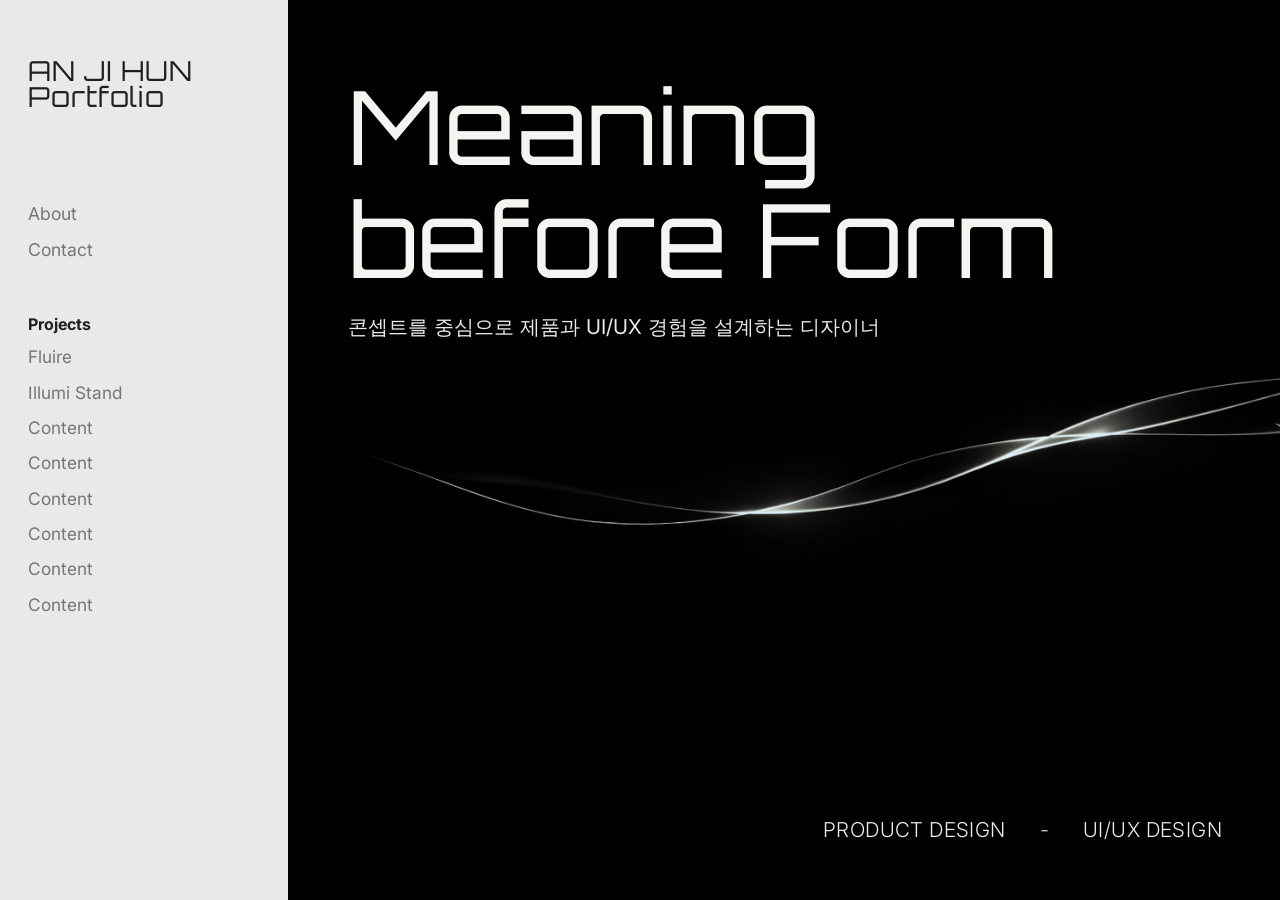
<file: index.html>
<!DOCTYPE html>
<html lang="ko">
  <head>
    <meta charset="UTF-8" />
    <meta name="viewport" content="width=device-width, initial-scale=1.0" />
    <title>AN JI HUN Portfolio</title>
    <link rel="preconnect" href="https://fonts.googleapis.com" />
    <link rel="preconnect" href="https://fonts.gstatic.com" crossorigin />
    <link
      href="https://fonts.googleapis.com/css2?family=Inter:wght@300;400;500;700&family=Orbitron:wght@400;500;700&display=swap"
      rel="stylesheet"
    />
    <link rel="stylesheet" href="style.css" />
  </head>
  <body>
    <div class="layout">
      <aside class="sidebar">
        <div class="mobile-nav-shell">
          <a class="mobile-menu-button" href="index.html" aria-label="메뉴 열기">
            <img src="./assets/Menu.png" alt="" />
          </a>
          <a class="mobile-brand" href="index.html" aria-label="메인 페이지로 이동">
            AN JI HUN Portfolio
          </a>
        </div>

        <a class="brand" href="index.html" aria-label="메인 페이지로 이동">
          <p class="brand-top">AN JI HUN</p>
          <p class="brand-bottom">Portfolio</p>
        </a>

        <div class="sidebar-menu">
          <nav class="side-nav">
            <a href="about.html">About</a>
            <a href="contact.html">Contact</a>
          </nav>

          <section class="project-list">
            <h2><a class="project-list-title-link" href="project.html">Projects</a></h2>
            <ul>
              <li><a href="fluire.html">Fluire</a></li>
              <li><a href="illumi-stand.html">Illumi Stand</a></li>
              <li><a href="project-03.html">Content</a></li>
              <li><a href="project-04.html">Content</a></li>
              <li><a href="project-05.html">Content</a></li>
              <li><a href="project-06.html">Content</a></li>
              <li><a href="project-07.html">Content</a></li>
              <li><a href="project-08.html">Content</a></li>
            </ul>
          </section>
        </div>
      </aside>

      <main class="hero">
        <div class="hero-background" aria-hidden="true"></div>
        <div class="hero-noise"></div>
        <div class="hero-content">
          <p class="hero-title">Meaning</p>
          <p class="hero-title">before Form</p>
          <p class="hero-subtitle">
            콘셉트를 중심으로 제품과 UI/UX 경험을 설계하는 디자이너
          </p>
        </div>

        <div class="light-trail" aria-hidden="true">
          <span class="trail trail-1"></span>
          <span class="trail trail-2"></span>
          <span class="glow glow-1"></span>
          <span class="glow glow-2"></span>
        </div>

        <div class="hero-footer">
          <span>PRODUCT DESIGN</span>
          <span class="dash">-</span>
          <span>UI/UX DESIGN</span>
        </div>
      </main>
    </div>
  </body>
</html>
</file>
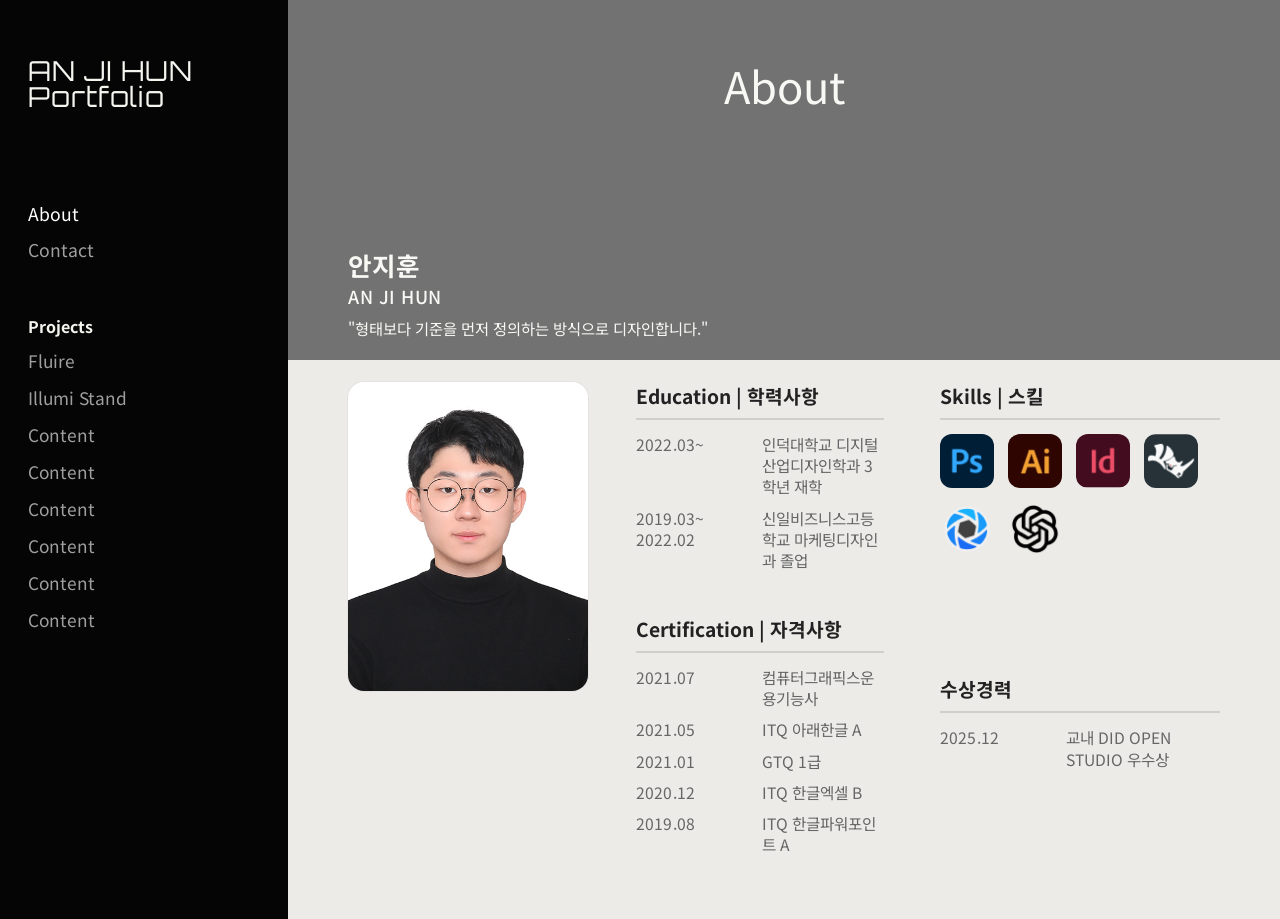
<file: about.html>
<!DOCTYPE html>
<html lang="ko">
  <head>
    <meta charset="UTF-8" />
    <meta name="viewport" content="width=device-width, initial-scale=1.0" />
    <title>About | AN JI HUN Portfolio</title>
    <link rel="preconnect" href="https://fonts.googleapis.com" />
    <link rel="preconnect" href="https://fonts.gstatic.com" crossorigin />
    <link
      href="https://fonts.googleapis.com/css2?family=Inter:wght@300;400;500;700&family=Noto+Sans+KR:wght@300;400;500;700&family=Orbitron:wght@400;500;700&display=swap"
      rel="stylesheet"
    />
    <link rel="stylesheet" href="style.css" />
  </head>
  <body class="about-page">
    <div class="layout about-layout">
      <aside class="sidebar about-sidebar">
        <div class="mobile-nav-shell">
          <a class="mobile-menu-button" href="index.html" aria-label="메뉴 열기">
            <img src="./assets/Menu.png" alt="" />
          </a>
          <a class="mobile-brand" href="index.html" aria-label="메인 페이지로 이동">
            AN JI HUN Portfolio
          </a>
        </div>

        <a
          class="brand about-brand"
          href="index.html"
          aria-label="메인 페이지로 이동"
        >
          <p class="brand-top">AN JI HUN</p>
          <p class="brand-bottom">Portfolio</p>
        </a>

        <div class="sidebar-menu">
          <nav class="side-nav about-nav">
            <a class="is-active" href="about.html">About</a>
            <a href="contact.html">Contact</a>
          </nav>

          <section class="project-list about-project-list">
            <h2><a class="project-list-title-link" href="project.html">Projects</a></h2>
            <ul>
              <li><a href="fluire.html">Fluire</a></li>
              <li><a href="illumi-stand.html">Illumi Stand</a></li>
              <li><a href="project-03.html">Content</a></li>
              <li><a href="project-04.html">Content</a></li>
              <li><a href="project-05.html">Content</a></li>
              <li><a href="project-06.html">Content</a></li>
              <li><a href="project-07.html">Content</a></li>
              <li><a href="project-08.html">Content</a></li>
            </ul>
          </section>
        </div>
      </aside>

      <main class="about-main">
        <section class="about-hero">
          <h1>About</h1>
          <div class="about-intro">
            <p class="about-name-ko">안지훈</p>
            <p class="about-name-en">AN JI HUN</p>
            <p class="about-quote">"형태보다 기준을 먼저 정의하는 방식으로 디자인합니다."</p>
          </div>
        </section>

        <section class="about-content">
          <div class="profile-card">
            <img src="./assets/프로필.JPG" alt="안지훈 프로필 사진" />
          </div>

          <div class="about-details">
            <div class="about-column">
              <section class="info-block">
                <h2>Education | 학력사항</h2>
                <div class="info-row">
                  <p class="info-date">2022.03~</p>
                  <p class="info-text">인덕대학교 디지털산업디자인학과 3학년 재학</p>
                </div>
                <div class="info-row">
                  <p class="info-date">2019.03~<br />2022.02</p>
                  <p class="info-text">신일비즈니스고등학교 마케팅디자인과 졸업</p>
                </div>
              </section>

              <section class="info-block">
                <h2>Certification | 자격사항</h2>
                <div class="info-row">
                  <p class="info-date">2021.07</p>
                  <p class="info-text">컴퓨터그래픽스운용기능사</p>
                </div>
                <div class="info-row">
                  <p class="info-date">2021.05</p>
                  <p class="info-text">ITQ 아래한글 A</p>
                </div>
                <div class="info-row">
                  <p class="info-date">2021.01</p>
                  <p class="info-text">GTQ 1급</p>
                </div>
                <div class="info-row">
                  <p class="info-date">2020.12</p>
                  <p class="info-text">ITQ 한글엑셀 B</p>
                </div>
                <div class="info-row">
                  <p class="info-date">2019.08</p>
                  <p class="info-text">ITQ 한글파워포인트 A</p>
                </div>
              </section>
            </div>

            <div class="about-column about-side-column">
              <section class="info-block">
                <h2>Skills | 스킬</h2>
                <div class="skills-grid">
                  <img src="./assets/Photoshop.png" alt="Photoshop" />
                  <img src="./assets/Illustrator.png" alt="Illustrator" />
                  <img src="./assets/InDesign.png" alt="InDesign" />
                  <img src="./assets/RHINO.png" alt="Rhino" />
                  <img src="./assets/KEYSHOT.png" alt="KeyShot" />
                  <img src="./assets/GPT.png" alt="ChatGPT" />
                </div>
              </section>

              <section class="info-block">
                <h2>수상경력</h2>
                <div class="info-row">
                  <p class="info-date">2025.12</p>
                  <p class="info-text">교내 DID OPEN STUDIO 우수상</p>
                </div>
              </section>
            </div>
          </div>
        </section>
      </main>
    </div>
  </body>
</html>
</file>
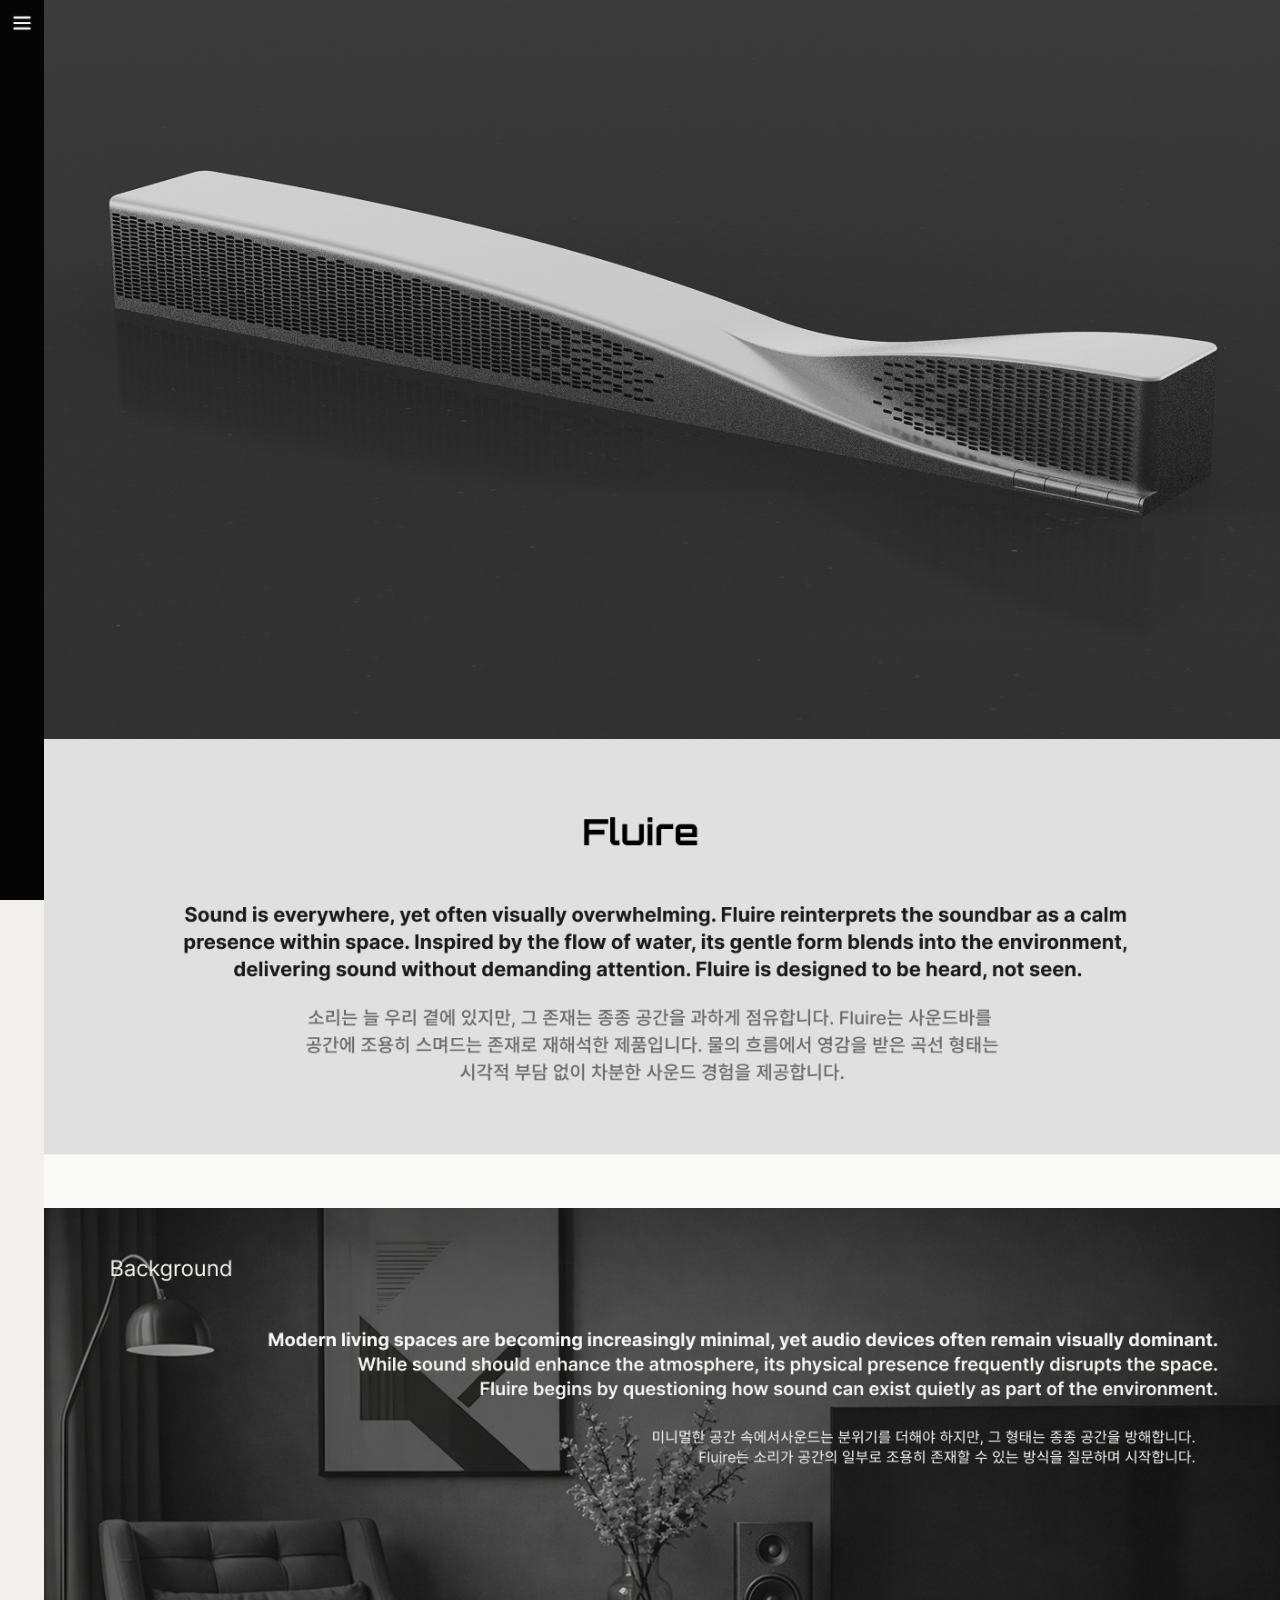
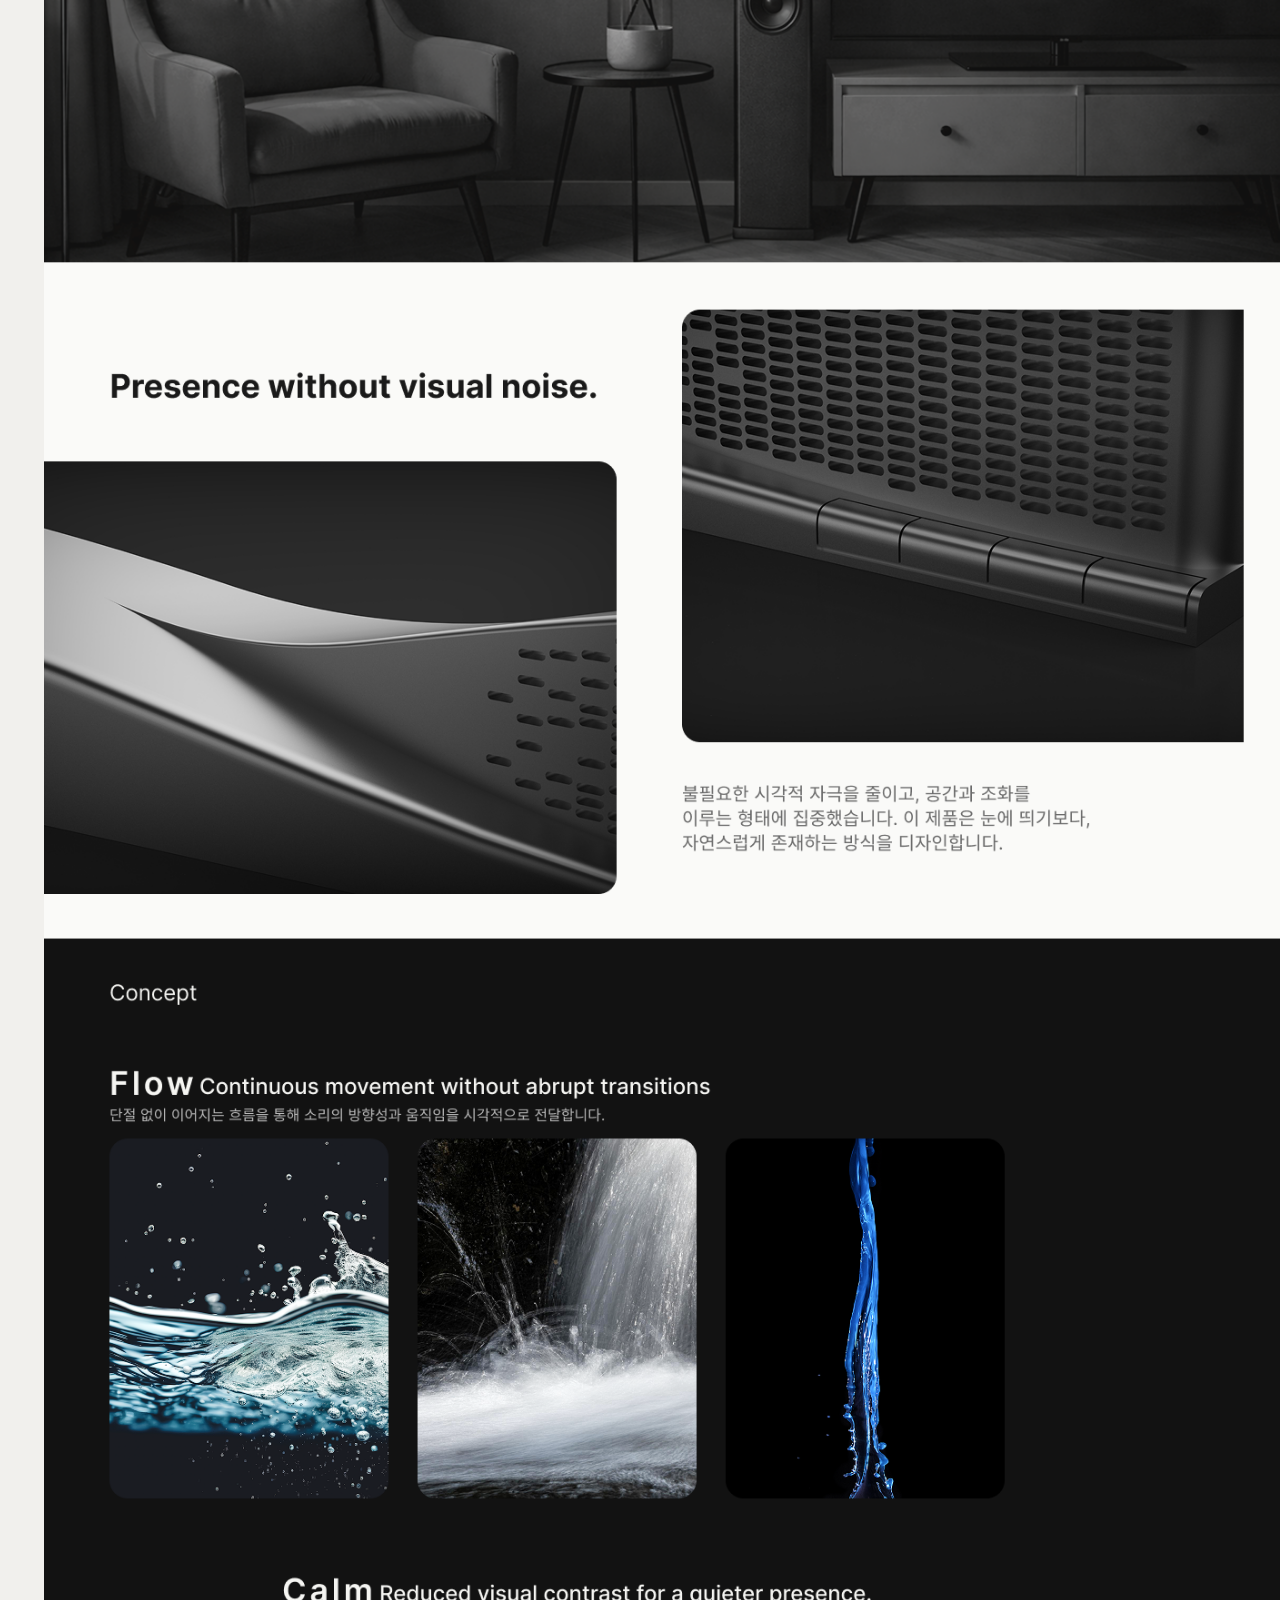
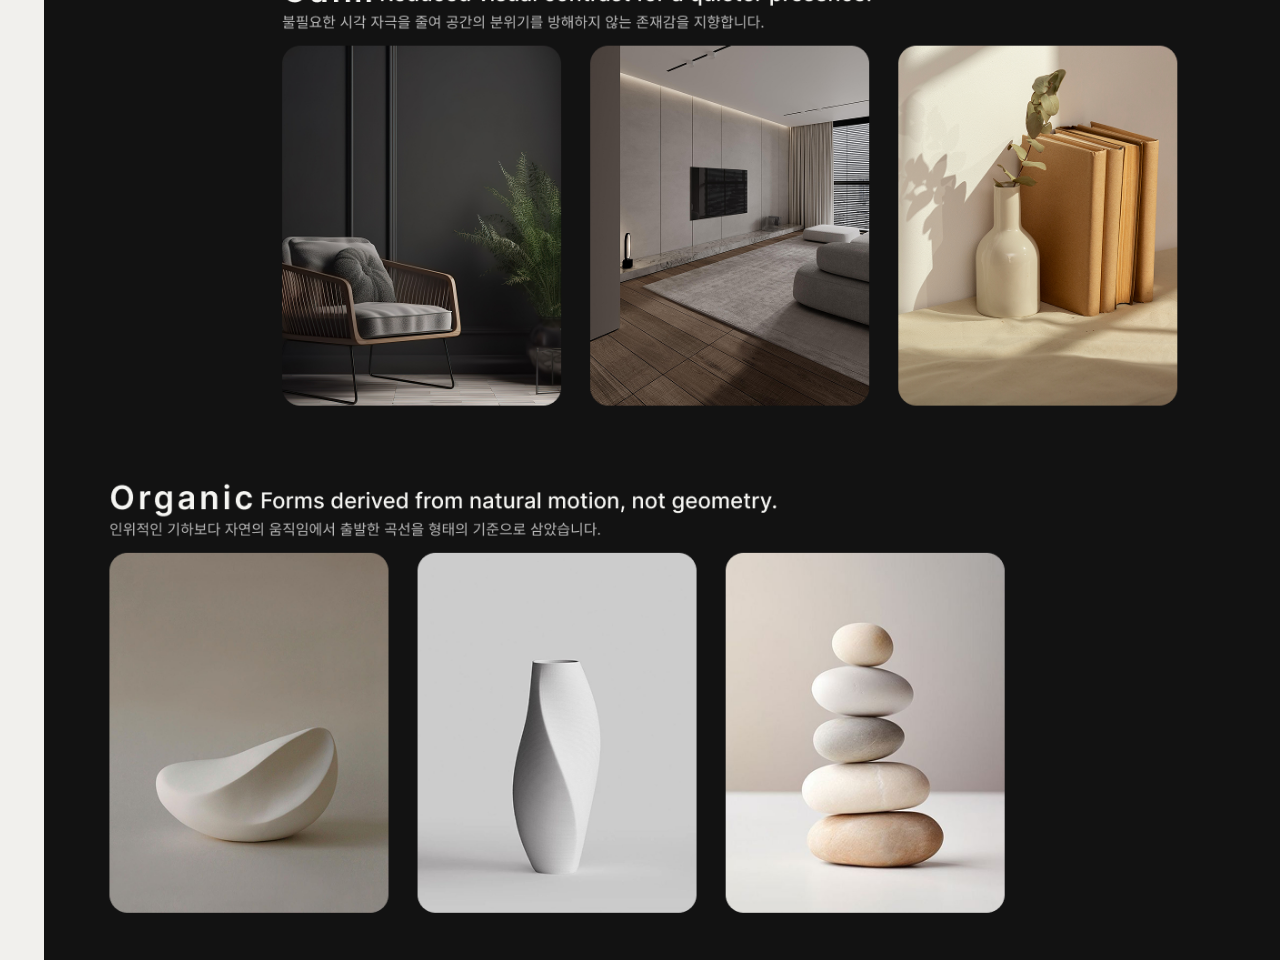
<file: fluire.html>
<!doctype html>
<html lang="ko">
  <head>
    <meta charset="UTF-8" />
    <meta name="viewport" content="width=device-width, initial-scale=1.0" />
    <title>Fluire | AN JI HUN Portfolio</title>
    <link rel="preconnect" href="https://fonts.googleapis.com" />
    <link rel="preconnect" href="https://fonts.gstatic.com" crossorigin />
    <link
      href="https://fonts.googleapis.com/css2?family=Inter:wght@300;400;500;700&family=Noto+Sans+KR:wght@300;400;500;700&family=Orbitron:wght@400;500;700&display=swap"
      rel="stylesheet"
    />
    <link rel="stylesheet" href="style.css" />
  </head>
  <body class="project-detail-page">
    <div class="detail-layout">
      <aside class="detail-sidebar-shell">
        <div class="detail-sidebar-hover">
          <div class="detail-sidebar-rail">
            <a
              class="detail-menu-button"
              href="project.html"
              aria-label="프로젝트 목록으로 이동"
            >
              <img src="./assets/Menu.png" alt="" />
            </a>
          </div>

          <div class="detail-sidebar-panel">
            <a
              class="brand about-brand"
              href="index.html"
              aria-label="메인 페이지로 이동"
            >
              <p class="brand-top">AN JI HUN</p>
              <p class="brand-bottom">Portfolio</p>
            </a>

            <nav class="side-nav about-nav">
              <a href="about.html">About</a>
              <a href="contact.html">Contact</a>
            </nav>

            <section class="project-list about-project-list">
              <h2>
                <a class="project-list-title-link" href="project.html"
                  >Projects</a
                >
              </h2>
              <ul>
                <li><a class="is-active" href="fluire.html">Fluire</a></li>
                <li><a href="illumi-stand.html">Illumi Stand</a></li>
                <li><a href="project-03.html">Content</a></li>
                <li><a href="project-04.html">Content</a></li>
                <li><a href="project-05.html">Content</a></li>
                <li><a href="project-06.html">Content</a></li>
                <li><a href="project-07.html">Content</a></li>
                <li><a href="project-08.html">Content</a></li>
              </ul>
            </section>
          </div>
        </div>
      </aside>

      <main class="project-detail-main">
        <section class="detail-full-image-section">
          <!-- 아래 src만 바꾸면 프로젝트 대표 이미지를 바로 교체할 수 있습니다. -->
          <img
            class="detail-full-image"
            src="./assets/Fluire.png"
            alt="Fluire 프로젝트 이미지"
          />
        </section>
      </main>
    </div>
  </body>
</html>
</file>
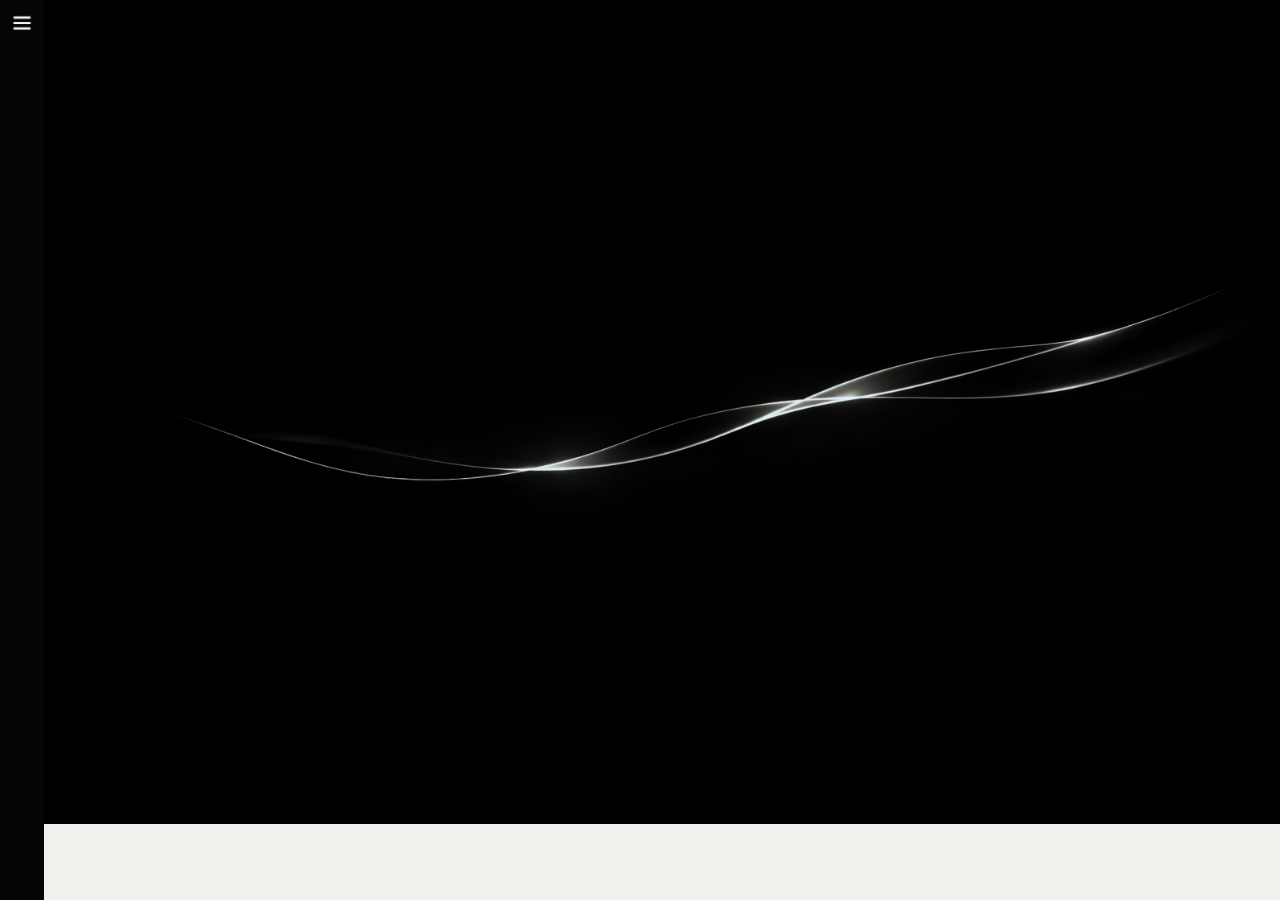
<file: illumi-stand.html>
<!DOCTYPE html>
<html lang="ko">
  <head>
    <meta charset="UTF-8" />
    <meta name="viewport" content="width=device-width, initial-scale=1.0" />
    <title>Illumi Stand | AN JI HUN Portfolio</title>
    <link rel="preconnect" href="https://fonts.googleapis.com" />
    <link rel="preconnect" href="https://fonts.gstatic.com" crossorigin />
    <link
      href="https://fonts.googleapis.com/css2?family=Inter:wght@300;400;500;700&family=Noto+Sans+KR:wght@300;400;500;700&family=Orbitron:wght@400;500;700&display=swap"
      rel="stylesheet"
    />
    <link rel="stylesheet" href="style.css" />
  </head>
  <body class="project-detail-page">
    <div class="detail-layout">
      <aside class="detail-sidebar-shell">
        <div class="detail-sidebar-hover">
          <div class="detail-sidebar-rail">
            <a class="detail-menu-button" href="project.html" aria-label="프로젝트 목록으로 이동">
              <img src="./assets/Menu.png" alt="" />
            </a>
          </div>
          <div class="detail-sidebar-panel">
            <a class="brand about-brand" href="index.html" aria-label="메인 페이지로 이동">
              <p class="brand-top">AN JI HUN</p>
              <p class="brand-bottom">Portfolio</p>
            </a>
            <nav class="side-nav about-nav">
              <a href="about.html">About</a>
              <a href="contact.html">Contact</a>
            </nav>
            <section class="project-list about-project-list">
              <h2><a class="project-list-title-link" href="project.html">Projects</a></h2>
              <ul>
                <li><a href="fluire.html">Fluire</a></li>
                <li><a class="is-active" href="illumi-stand.html">Illumi Stand</a></li>
                <li><a href="project-03.html">Content</a></li>
                <li><a href="project-04.html">Content</a></li>
                <li><a href="project-05.html">Content</a></li>
                <li><a href="project-06.html">Content</a></li>
                <li><a href="project-07.html">Content</a></li>
                <li><a href="project-08.html">Content</a></li>
              </ul>
            </section>
          </div>
        </div>
      </aside>
      <main class="project-detail-main">
        <section class="detail-full-image-section">
          <img
            class="detail-full-image"
            src="./assets/메인 페이지 배경.png"
            alt="Illumi Stand 프로젝트 이미지"
          />
        </section>
      </main>
    </div>
  </body>
</html>
</file>
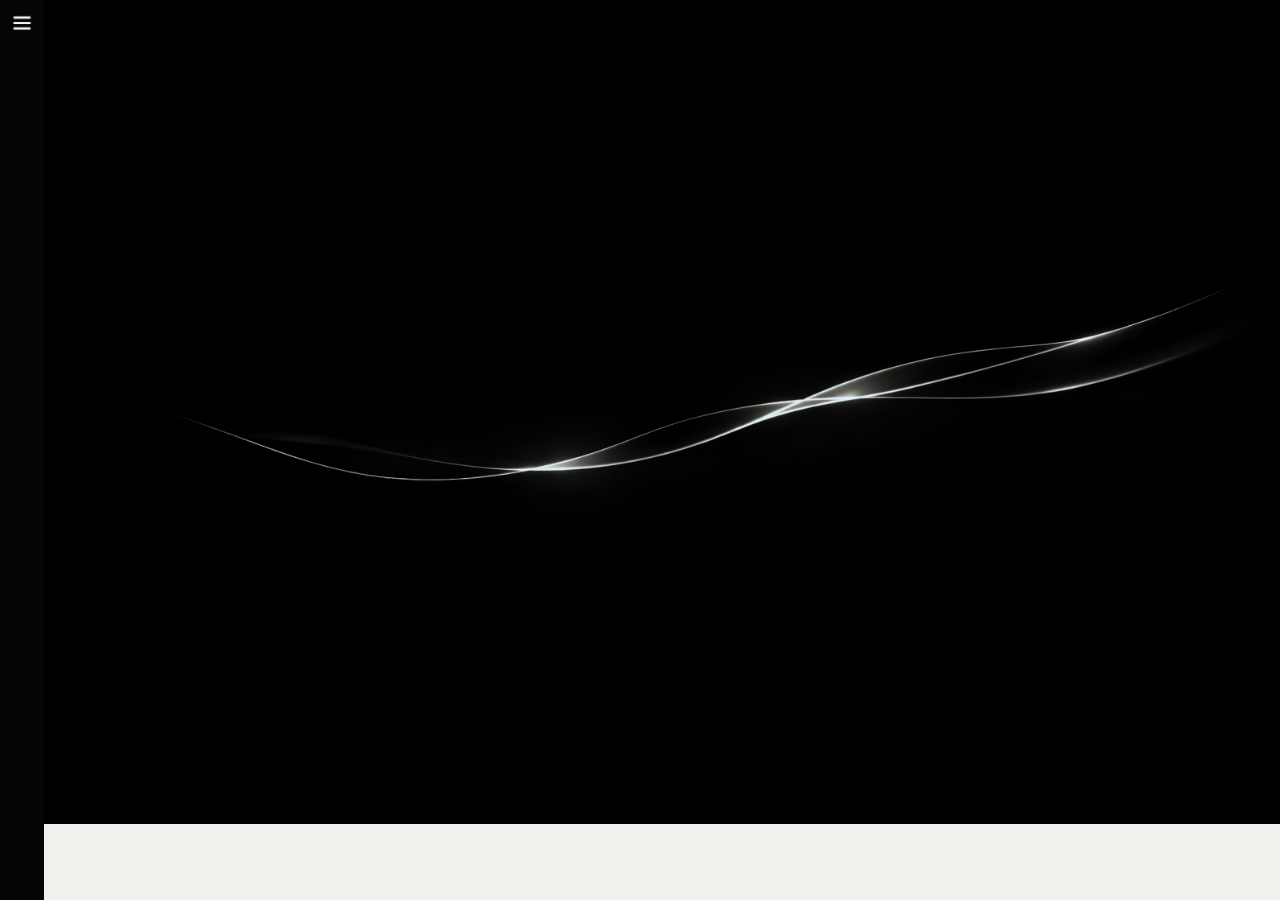
<file: project-03.html>
<!DOCTYPE html>
<html lang="ko">
  <head>
    <meta charset="UTF-8" />
    <meta name="viewport" content="width=device-width, initial-scale=1.0" />
    <title>Project 03 | AN JI HUN Portfolio</title>
    <link rel="preconnect" href="https://fonts.googleapis.com" />
    <link rel="preconnect" href="https://fonts.gstatic.com" crossorigin />
    <link href="https://fonts.googleapis.com/css2?family=Inter:wght@300;400;500;700&family=Noto+Sans+KR:wght@300;400;500;700&family=Orbitron:wght@400;500;700&display=swap" rel="stylesheet" />
    <link rel="stylesheet" href="style.css" />
  </head>
  <body class="project-detail-page">
    <div class="detail-layout">
      <aside class="detail-sidebar-shell"><div class="detail-sidebar-hover"><div class="detail-sidebar-rail"><a class="detail-menu-button" href="project.html" aria-label="프로젝트 목록으로 이동"><img src="./assets/Menu.png" alt="" /></a></div><div class="detail-sidebar-panel"><a class="brand about-brand" href="index.html" aria-label="메인 페이지로 이동"><p class="brand-top">AN JI HUN</p><p class="brand-bottom">Portfolio</p></a><nav class="side-nav about-nav"><a href="about.html">About</a><a href="contact.html">Contact</a></nav><section class="project-list about-project-list"><h2><a class="project-list-title-link" href="project.html">Projects</a></h2><ul><li><a href="fluire.html">Fluire</a></li><li><a href="illumi-stand.html">Illumi Stand</a></li><li><a class="is-active" href="project-03.html">Content</a></li><li><a href="project-04.html">Content</a></li><li><a href="project-05.html">Content</a></li><li><a href="project-06.html">Content</a></li><li><a href="project-07.html">Content</a></li><li><a href="project-08.html">Content</a></li></ul></section></div></div></aside>
      <main class="project-detail-main"><section class="detail-full-image-section"><img class="detail-full-image" src="./assets/메인 페이지 배경.png" alt="Project 03 이미지" /></section></main>
    </div>
  </body>
</html>
</file>
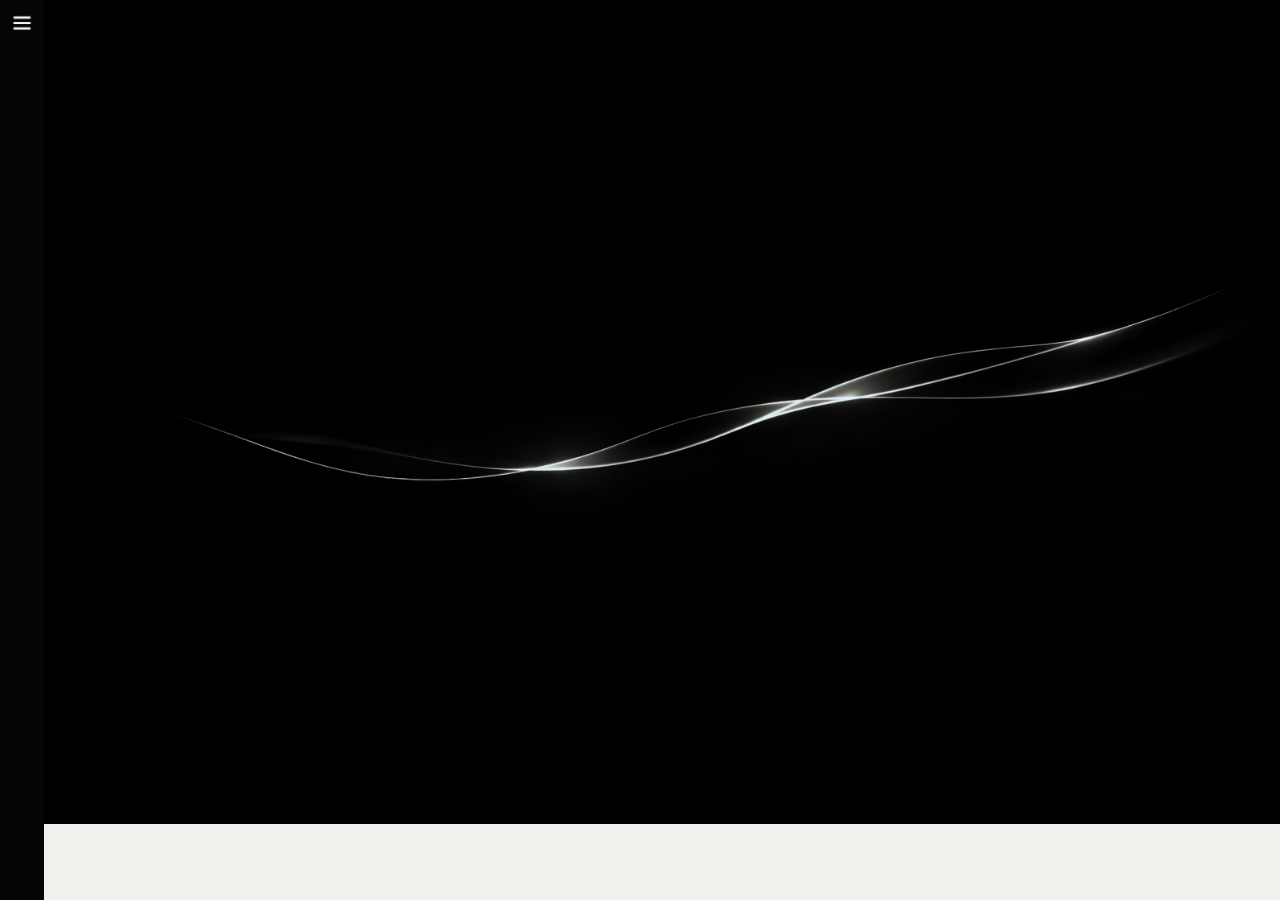
<file: project-04.html>
<!DOCTYPE html>
<html lang="ko">
  <head>
    <meta charset="UTF-8" />
    <meta name="viewport" content="width=device-width, initial-scale=1.0" />
    <title>Project 04 | AN JI HUN Portfolio</title>
    <link rel="preconnect" href="https://fonts.googleapis.com" />
    <link rel="preconnect" href="https://fonts.gstatic.com" crossorigin />
    <link href="https://fonts.googleapis.com/css2?family=Inter:wght@300;400;500;700&family=Noto+Sans+KR:wght@300;400;500;700&family=Orbitron:wght@400;500;700&display=swap" rel="stylesheet" />
    <link rel="stylesheet" href="style.css" />
  </head>
  <body class="project-detail-page">
    <div class="detail-layout">
      <aside class="detail-sidebar-shell"><div class="detail-sidebar-hover"><div class="detail-sidebar-rail"><a class="detail-menu-button" href="project.html" aria-label="프로젝트 목록으로 이동"><img src="./assets/Menu.png" alt="" /></a></div><div class="detail-sidebar-panel"><a class="brand about-brand" href="index.html" aria-label="메인 페이지로 이동"><p class="brand-top">AN JI HUN</p><p class="brand-bottom">Portfolio</p></a><nav class="side-nav about-nav"><a href="about.html">About</a><a href="contact.html">Contact</a></nav><section class="project-list about-project-list"><h2><a class="project-list-title-link" href="project.html">Projects</a></h2><ul><li><a href="fluire.html">Fluire</a></li><li><a href="illumi-stand.html">Illumi Stand</a></li><li><a href="project-03.html">Content</a></li><li><a class="is-active" href="project-04.html">Content</a></li><li><a href="project-05.html">Content</a></li><li><a href="project-06.html">Content</a></li><li><a href="project-07.html">Content</a></li><li><a href="project-08.html">Content</a></li></ul></section></div></div></aside>
      <main class="project-detail-main"><section class="detail-full-image-section"><img class="detail-full-image" src="./assets/메인 페이지 배경.png" alt="Project 04 이미지" /></section></main>
    </div>
  </body>
</html>
</file>
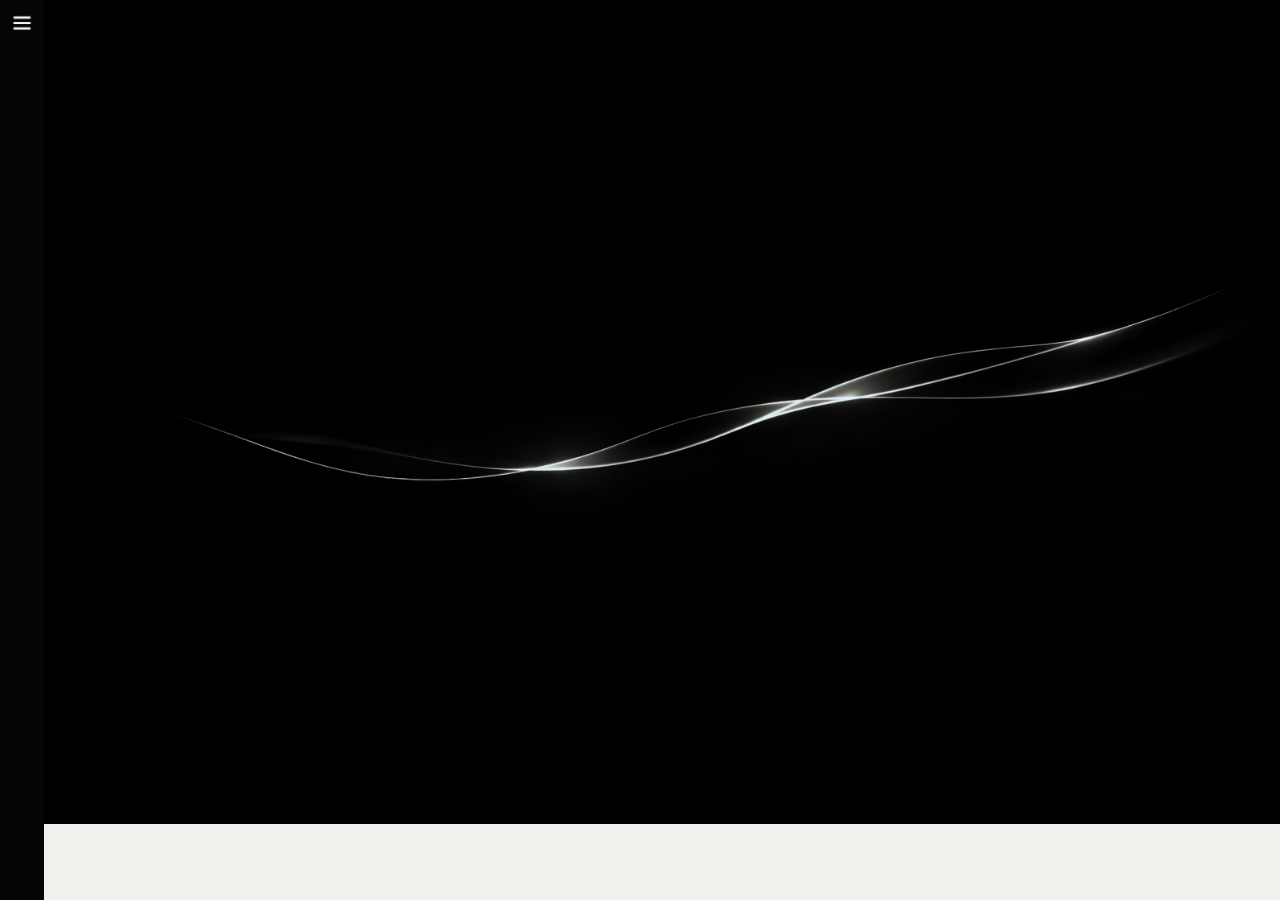
<file: project-05.html>
<!DOCTYPE html>
<html lang="ko">
  <head>
    <meta charset="UTF-8" />
    <meta name="viewport" content="width=device-width, initial-scale=1.0" />
    <title>Project 05 | AN JI HUN Portfolio</title>
    <link rel="preconnect" href="https://fonts.googleapis.com" />
    <link rel="preconnect" href="https://fonts.gstatic.com" crossorigin />
    <link href="https://fonts.googleapis.com/css2?family=Inter:wght@300;400;500;700&family=Noto+Sans+KR:wght@300;400;500;700&family=Orbitron:wght@400;500;700&display=swap" rel="stylesheet" />
    <link rel="stylesheet" href="style.css" />
  </head>
  <body class="project-detail-page">
    <div class="detail-layout">
      <aside class="detail-sidebar-shell"><div class="detail-sidebar-hover"><div class="detail-sidebar-rail"><a class="detail-menu-button" href="project.html" aria-label="프로젝트 목록으로 이동"><img src="./assets/Menu.png" alt="" /></a></div><div class="detail-sidebar-panel"><a class="brand about-brand" href="index.html" aria-label="메인 페이지로 이동"><p class="brand-top">AN JI HUN</p><p class="brand-bottom">Portfolio</p></a><nav class="side-nav about-nav"><a href="about.html">About</a><a href="contact.html">Contact</a></nav><section class="project-list about-project-list"><h2><a class="project-list-title-link" href="project.html">Projects</a></h2><ul><li><a href="fluire.html">Fluire</a></li><li><a href="illumi-stand.html">Illumi Stand</a></li><li><a href="project-03.html">Content</a></li><li><a href="project-04.html">Content</a></li><li><a class="is-active" href="project-05.html">Content</a></li><li><a href="project-06.html">Content</a></li><li><a href="project-07.html">Content</a></li><li><a href="project-08.html">Content</a></li></ul></section></div></div></aside>
      <main class="project-detail-main"><section class="detail-full-image-section"><img class="detail-full-image" src="./assets/메인 페이지 배경.png" alt="Project 05 이미지" /></section></main>
    </div>
  </body>
</html>
</file>
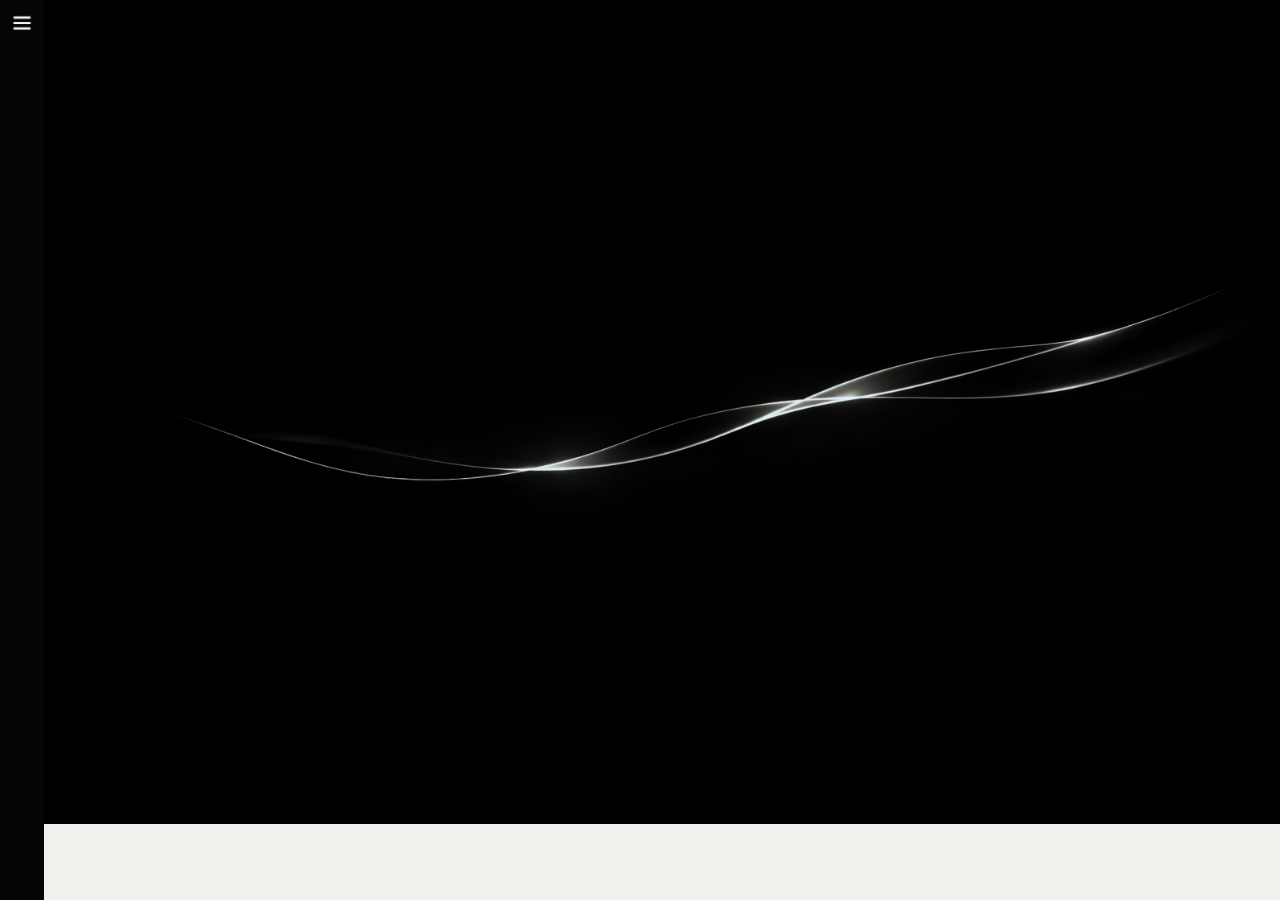
<file: project-06.html>
<!DOCTYPE html>
<html lang="ko">
  <head>
    <meta charset="UTF-8" />
    <meta name="viewport" content="width=device-width, initial-scale=1.0" />
    <title>Project 06 | AN JI HUN Portfolio</title>
    <link rel="preconnect" href="https://fonts.googleapis.com" />
    <link rel="preconnect" href="https://fonts.gstatic.com" crossorigin />
    <link href="https://fonts.googleapis.com/css2?family=Inter:wght@300;400;500;700&family=Noto+Sans+KR:wght@300;400;500;700&family=Orbitron:wght@400;500;700&display=swap" rel="stylesheet" />
    <link rel="stylesheet" href="style.css" />
  </head>
  <body class="project-detail-page">
    <div class="detail-layout">
      <aside class="detail-sidebar-shell"><div class="detail-sidebar-hover"><div class="detail-sidebar-rail"><a class="detail-menu-button" href="project.html" aria-label="프로젝트 목록으로 이동"><img src="./assets/Menu.png" alt="" /></a></div><div class="detail-sidebar-panel"><a class="brand about-brand" href="index.html" aria-label="메인 페이지로 이동"><p class="brand-top">AN JI HUN</p><p class="brand-bottom">Portfolio</p></a><nav class="side-nav about-nav"><a href="about.html">About</a><a href="contact.html">Contact</a></nav><section class="project-list about-project-list"><h2><a class="project-list-title-link" href="project.html">Projects</a></h2><ul><li><a href="fluire.html">Fluire</a></li><li><a href="illumi-stand.html">Illumi Stand</a></li><li><a href="project-03.html">Content</a></li><li><a href="project-04.html">Content</a></li><li><a href="project-05.html">Content</a></li><li><a class="is-active" href="project-06.html">Content</a></li><li><a href="project-07.html">Content</a></li><li><a href="project-08.html">Content</a></li></ul></section></div></div></aside>
      <main class="project-detail-main"><section class="detail-full-image-section"><img class="detail-full-image" src="./assets/메인 페이지 배경.png" alt="Project 06 이미지" /></section></main>
    </div>
  </body>
</html>
</file>
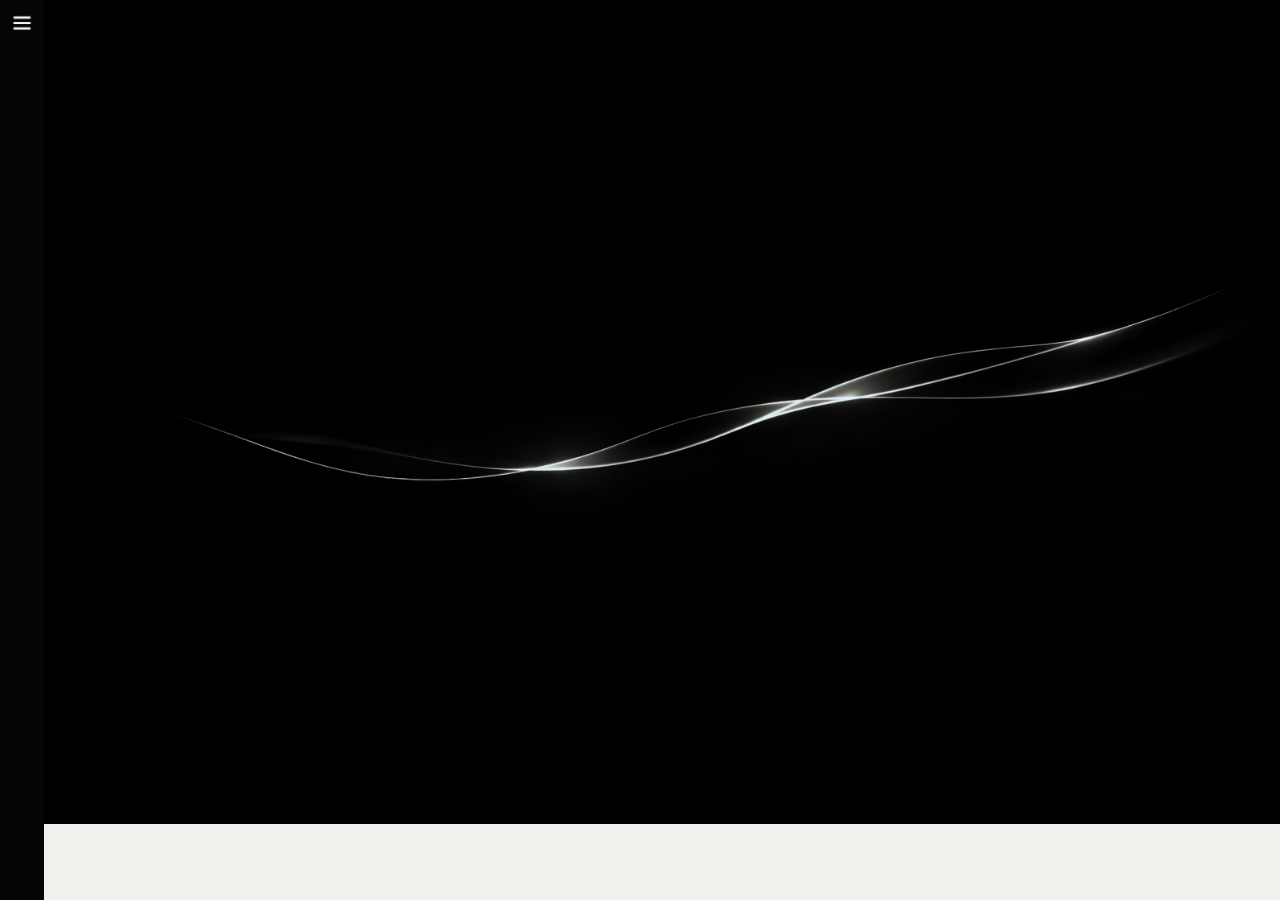
<file: project-07.html>
<!DOCTYPE html>
<html lang="ko">
  <head>
    <meta charset="UTF-8" />
    <meta name="viewport" content="width=device-width, initial-scale=1.0" />
    <title>Project 07 | AN JI HUN Portfolio</title>
    <link rel="preconnect" href="https://fonts.googleapis.com" />
    <link rel="preconnect" href="https://fonts.gstatic.com" crossorigin />
    <link href="https://fonts.googleapis.com/css2?family=Inter:wght@300;400;500;700&family=Noto+Sans+KR:wght@300;400;500;700&family=Orbitron:wght@400;500;700&display=swap" rel="stylesheet" />
    <link rel="stylesheet" href="style.css" />
  </head>
  <body class="project-detail-page">
    <div class="detail-layout">
      <aside class="detail-sidebar-shell"><div class="detail-sidebar-hover"><div class="detail-sidebar-rail"><a class="detail-menu-button" href="project.html" aria-label="프로젝트 목록으로 이동"><img src="./assets/Menu.png" alt="" /></a></div><div class="detail-sidebar-panel"><a class="brand about-brand" href="index.html" aria-label="메인 페이지로 이동"><p class="brand-top">AN JI HUN</p><p class="brand-bottom">Portfolio</p></a><nav class="side-nav about-nav"><a href="about.html">About</a><a href="contact.html">Contact</a></nav><section class="project-list about-project-list"><h2><a class="project-list-title-link" href="project.html">Projects</a></h2><ul><li><a href="fluire.html">Fluire</a></li><li><a href="illumi-stand.html">Illumi Stand</a></li><li><a href="project-03.html">Content</a></li><li><a href="project-04.html">Content</a></li><li><a href="project-05.html">Content</a></li><li><a href="project-06.html">Content</a></li><li><a class="is-active" href="project-07.html">Content</a></li><li><a href="project-08.html">Content</a></li></ul></section></div></div></aside>
      <main class="project-detail-main"><section class="detail-full-image-section"><img class="detail-full-image" src="./assets/메인 페이지 배경.png" alt="Project 07 이미지" /></section></main>
    </div>
  </body>
</html>
</file>
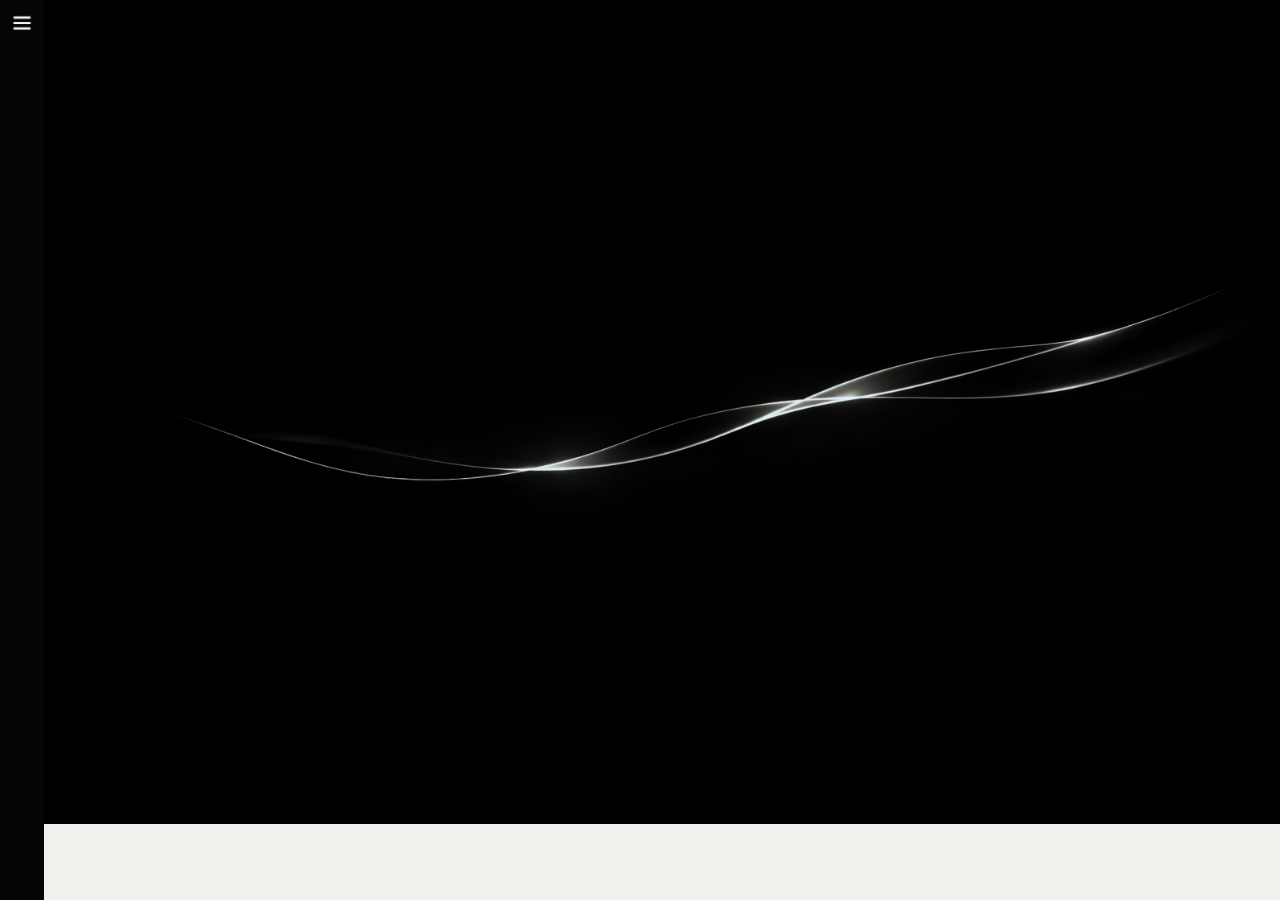
<file: project-08.html>
<!DOCTYPE html>
<html lang="ko">
  <head>
    <meta charset="UTF-8" />
    <meta name="viewport" content="width=device-width, initial-scale=1.0" />
    <title>Project 08 | AN JI HUN Portfolio</title>
    <link rel="preconnect" href="https://fonts.googleapis.com" />
    <link rel="preconnect" href="https://fonts.gstatic.com" crossorigin />
    <link href="https://fonts.googleapis.com/css2?family=Inter:wght@300;400;500;700&family=Noto+Sans+KR:wght@300;400;500;700&family=Orbitron:wght@400;500;700&display=swap" rel="stylesheet" />
    <link rel="stylesheet" href="style.css" />
  </head>
  <body class="project-detail-page">
    <div class="detail-layout">
      <aside class="detail-sidebar-shell"><div class="detail-sidebar-hover"><div class="detail-sidebar-rail"><a class="detail-menu-button" href="project.html" aria-label="프로젝트 목록으로 이동"><img src="./assets/Menu.png" alt="" /></a></div><div class="detail-sidebar-panel"><a class="brand about-brand" href="index.html" aria-label="메인 페이지로 이동"><p class="brand-top">AN JI HUN</p><p class="brand-bottom">Portfolio</p></a><nav class="side-nav about-nav"><a href="about.html">About</a><a href="contact.html">Contact</a></nav><section class="project-list about-project-list"><h2><a class="project-list-title-link" href="project.html">Projects</a></h2><ul><li><a href="fluire.html">Fluire</a></li><li><a href="illumi-stand.html">Illumi Stand</a></li><li><a href="project-03.html">Content</a></li><li><a href="project-04.html">Content</a></li><li><a href="project-05.html">Content</a></li><li><a href="project-06.html">Content</a></li><li><a href="project-07.html">Content</a></li><li><a class="is-active" href="project-08.html">Content</a></li></ul></section></div></div></aside>
      <main class="project-detail-main"><section class="detail-full-image-section"><img class="detail-full-image" src="./assets/메인 페이지 배경.png" alt="Project 08 이미지" /></section></main>
    </div>
  </body>
</html>
</file>
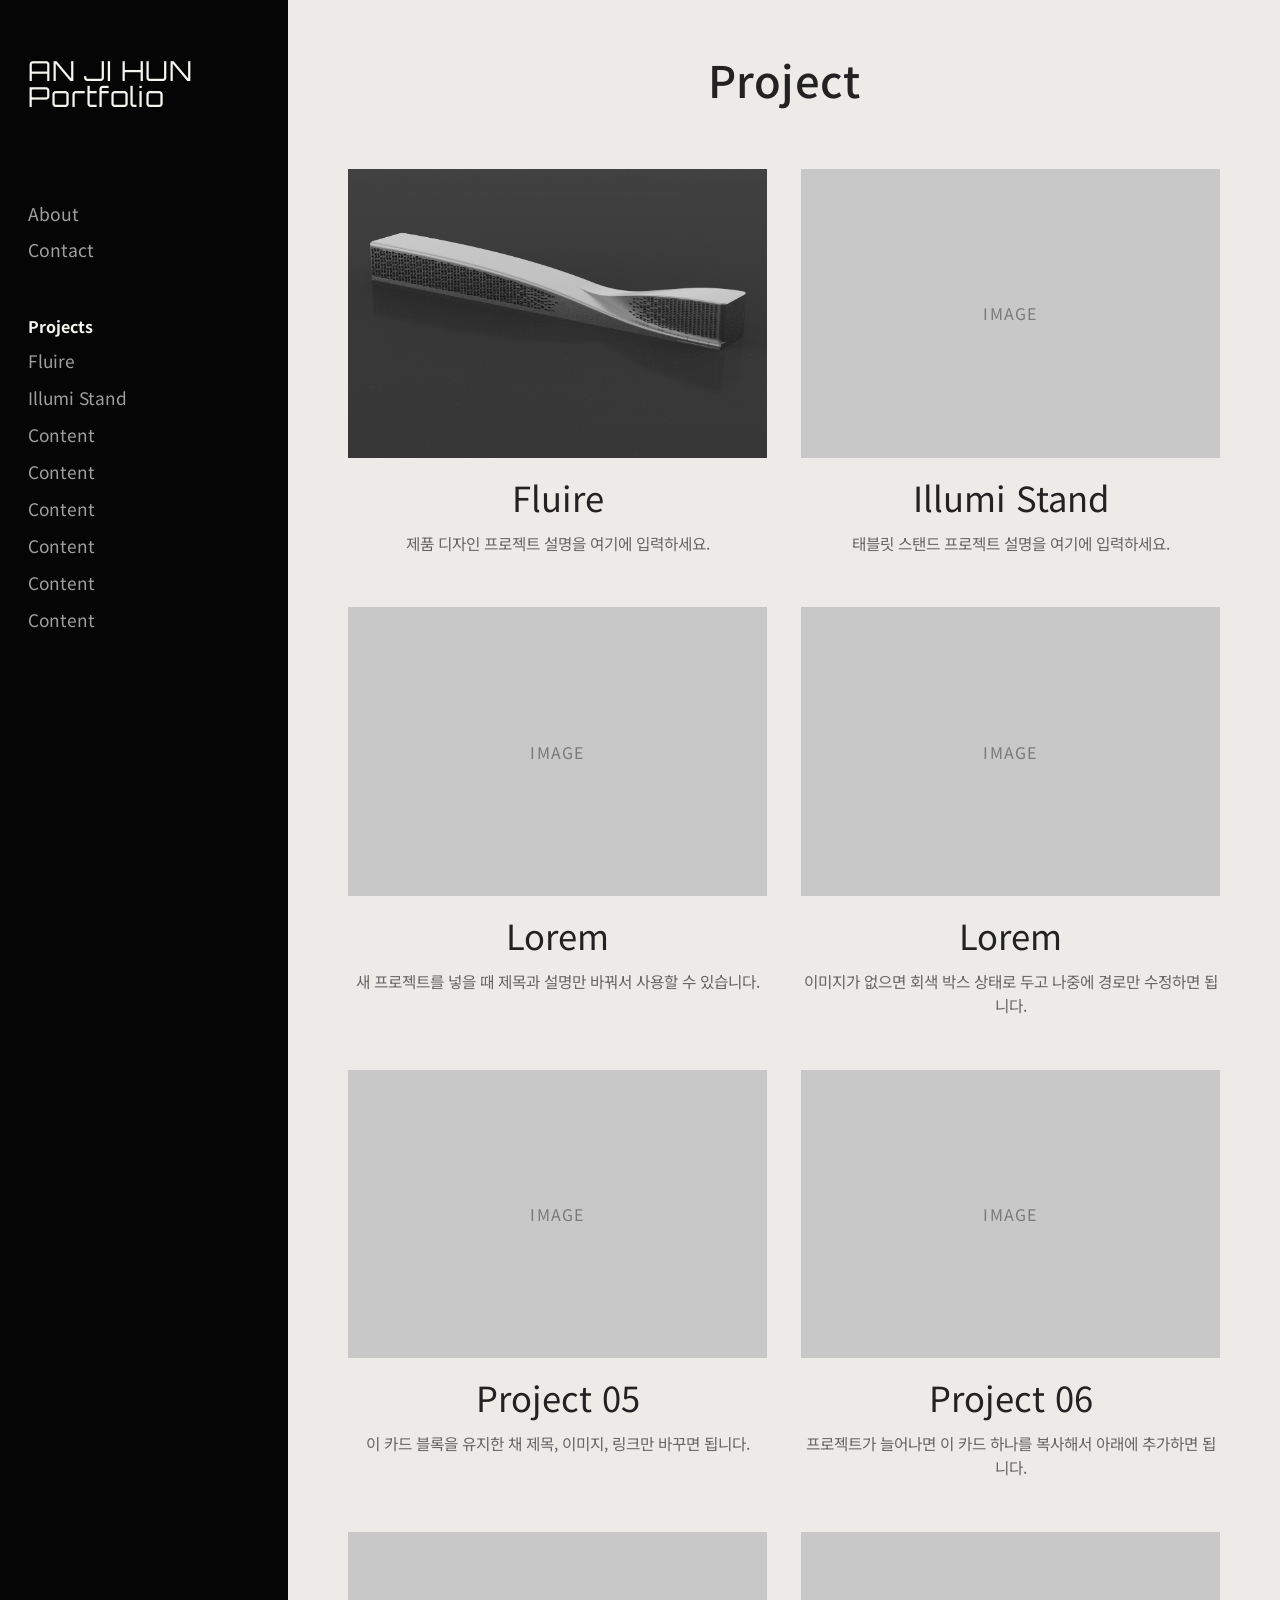
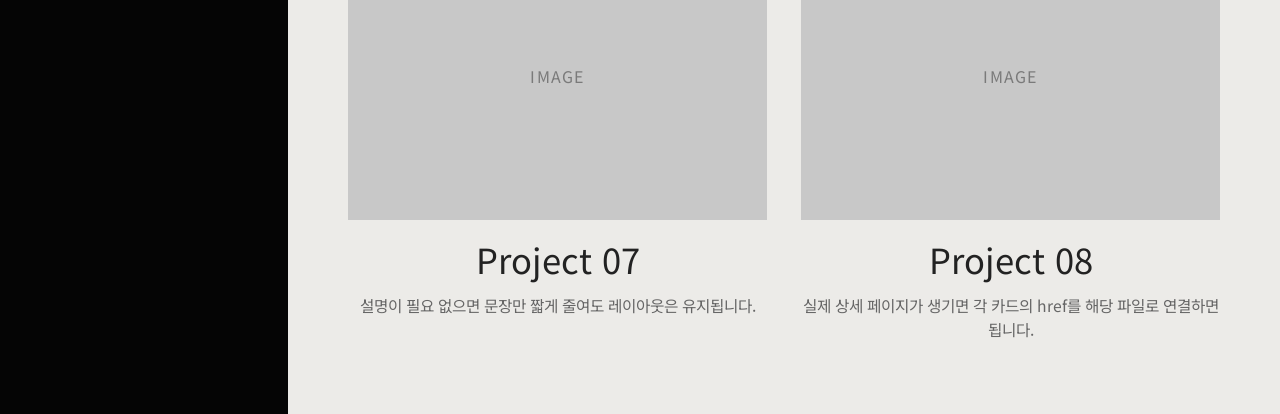
<file: project.html>
<!doctype html>
<html lang="ko">
  <head>
    <meta charset="UTF-8" />
    <meta name="viewport" content="width=device-width, initial-scale=1.0" />
    <title>Project | AN JI HUN Portfolio</title>
    <link rel="preconnect" href="https://fonts.googleapis.com" />
    <link rel="preconnect" href="https://fonts.gstatic.com" crossorigin />
    <link
      href="https://fonts.googleapis.com/css2?family=Inter:wght@300;400;500;700&family=Noto+Sans+KR:wght@300;400;500;700&family=Orbitron:wght@400;500;700&display=swap"
      rel="stylesheet"
    />
    <link rel="stylesheet" href="style.css" />
  </head>
  <body class="project-page">
    <div class="layout project-layout">
      <aside class="sidebar about-sidebar">
        <div class="mobile-nav-shell">
          <a
            class="mobile-menu-button"
            href="index.html"
            aria-label="메뉴 열기"
          >
            <img src="./assets/Menu.png" alt="" />
          </a>
          <a
            class="mobile-brand"
            href="index.html"
            aria-label="메인 페이지로 이동"
          >
            AN JI HUN Portfolio
          </a>
        </div>

        <a
          class="brand about-brand"
          href="index.html"
          aria-label="메인 페이지로 이동"
        >
          <p class="brand-top">AN JI HUN</p>
          <p class="brand-bottom">Portfolio</p>
        </a>

        <div class="sidebar-menu">
          <nav class="side-nav about-nav">
            <a href="about.html">About</a>
            <a href="contact.html">Contact</a>
          </nav>

          <section class="project-list about-project-list">
            <h2>
              <a class="project-list-title-link" href="project.html"
                >Projects</a
              >
            </h2>
            <ul>
              <li><a href="fluire.html">Fluire</a></li>
              <li><a href="illumi-stand.html">Illumi Stand</a></li>
              <li><a href="project-03.html">Content</a></li>
              <li><a href="project-04.html">Content</a></li>
              <li><a href="project-05.html">Content</a></li>
              <li><a href="project-06.html">Content</a></li>
              <li><a href="project-07.html">Content</a></li>
              <li><a href="project-08.html">Content</a></li>
            </ul>
          </section>
        </div>
      </aside>

      <main class="project-main">
        <section class="project-panel">
          <h1>Project</h1>

          <div class="project-grid">
            <!--
              프로젝트 카드를 수정하는 방법
              1. article 한 덩어리를 복사해서 아래에 붙여넣기
              2. id를 다른 이름으로 변경
              3. href, img src, 제목, 설명만 바꾸기
            -->

            <article class="project-card" id="fluire">
              <a
                class="project-card-link"
                href="fluire.html"
                aria-label="Fluire 프로젝트"
              >
                <div class="project-card-image">
                  <img
                    src="./assets/Fluire thumbnail img.jpg"
                    alt="Fluire 프로젝트 이미지"
                  />
                </div>
                <div class="project-card-body">
                  <h2>Fluire</h2>
                  <p>제품 디자인 프로젝트 설명을 여기에 입력하세요.</p>
                </div>
              </a>
            </article>

            <article class="project-card" id="illumi-stand">
              <a
                class="project-card-link"
                href="illumi-stand.html"
                aria-label="Illumi Stand 프로젝트"
              >
                <div class="project-card-image project-card-placeholder">
                  <span>Image</span>
                </div>
                <div class="project-card-body">
                  <h2>Illumi Stand</h2>
                  <p>태블릿 스탠드 프로젝트 설명을 여기에 입력하세요.</p>
                </div>
              </a>
            </article>

            <article class="project-card" id="project-03">
              <a
                class="project-card-link"
                href="project-03.html"
                aria-label="세 번째 프로젝트"
              >
                <div class="project-card-image project-card-placeholder">
                  <span>Image</span>
                </div>
                <div class="project-card-body">
                  <h2>Lorem</h2>
                  <p>
                    새 프로젝트를 넣을 때 제목과 설명만 바꿔서 사용할 수
                    있습니다.
                  </p>
                </div>
              </a>
            </article>

            <article class="project-card" id="project-04">
              <a
                class="project-card-link"
                href="project-04.html"
                aria-label="네 번째 프로젝트"
              >
                <div class="project-card-image project-card-placeholder">
                  <span>Image</span>
                </div>
                <div class="project-card-body">
                  <h2>Lorem</h2>
                  <p>
                    이미지가 없으면 회색 박스 상태로 두고 나중에 경로만 수정하면
                    됩니다.
                  </p>
                </div>
              </a>
            </article>

            <article class="project-card" id="project-05">
              <a
                class="project-card-link"
                href="project-05.html"
                aria-label="다섯 번째 프로젝트"
              >
                <div class="project-card-image project-card-placeholder">
                  <span>Image</span>
                </div>
                <div class="project-card-body">
                  <h2>Project 05</h2>
                  <p>
                    이 카드 블록을 유지한 채 제목, 이미지, 링크만 바꾸면 됩니다.
                  </p>
                </div>
              </a>
            </article>

            <article class="project-card" id="project-06">
              <a
                class="project-card-link"
                href="project-06.html"
                aria-label="여섯 번째 프로젝트"
              >
                <div class="project-card-image project-card-placeholder">
                  <span>Image</span>
                </div>
                <div class="project-card-body">
                  <h2>Project 06</h2>
                  <p>
                    프로젝트가 늘어나면 이 카드 하나를 복사해서 아래에 추가하면
                    됩니다.
                  </p>
                </div>
              </a>
            </article>

            <article class="project-card" id="project-07">
              <a
                class="project-card-link"
                href="project-07.html"
                aria-label="일곱 번째 프로젝트"
              >
                <div class="project-card-image project-card-placeholder">
                  <span>Image</span>
                </div>
                <div class="project-card-body">
                  <h2>Project 07</h2>
                  <p>
                    설명이 필요 없으면 문장만 짧게 줄여도 레이아웃은 유지됩니다.
                  </p>
                </div>
              </a>
            </article>

            <article class="project-card" id="project-08">
              <a
                class="project-card-link"
                href="project-08.html"
                aria-label="여덟 번째 프로젝트"
              >
                <div class="project-card-image project-card-placeholder">
                  <span>Image</span>
                </div>
                <div class="project-card-body">
                  <h2>Project 08</h2>
                  <p>
                    실제 상세 페이지가 생기면 각 카드의 href를 해당 파일로
                    연결하면 됩니다.
                  </p>
                </div>
              </a>
            </article>
          </div>
        </section>
      </main>
    </div>
  </body>
</html>
</file>
<file: style.css>
:root {
  --sidebar-width: 288px;
  --sidebar-bg: #e9e9e7;
  --sidebar-text: #757575;
  --sidebar-strong: #1f1f1f;
  --hero-bg: #050505;
  --hero-text: #f4f4f1;
  --nav-item-gap: 12px;
  --nav-line-height: 1.35;
}

* {
  box-sizing: border-box;
}

html,
body {
  margin: 0;
  min-height: 100%;
}

body {
  font-family: "Inter", sans-serif;
  background: #111;
}

a {
  color: inherit;
  text-decoration: none;
}

.layout {
  display: flex;
  min-height: 100vh;
}

.sidebar {
  width: var(--sidebar-width);
  min-width: var(--sidebar-width);
  padding: 58px 42px 48px 28px;
  background: var(--sidebar-bg);
  color: var(--sidebar-text);
  display: flex;
  flex-direction: column;
}

.mobile-nav-shell {
  display: none;
}

.mobile-menu-button {
  display: inline-flex;
  align-items: center;
  justify-content: center;
}

.mobile-menu-button img {
  display: block;
  width: 100%;
  height: 100%;
  object-fit: contain;
}

.mobile-brand {
  display: none;
}

.brand {
  display: block;
  margin-bottom: 92px;
  color: var(--sidebar-strong);
  font-family: "Orbitron", sans-serif;
  line-height: 0.95;
  letter-spacing: 0.06em;
}

.brand-top,
.brand-bottom {
  margin: 0;
  font-size: clamp(1.72rem, 1.85vw, 2.45rem);
}

.side-nav {
  display: grid;
  gap: var(--nav-item-gap);
  margin-bottom: 52px;
  font-size: 1.1rem;
}

.side-nav a {
  width: fit-content;
  line-height: var(--nav-line-height);
  transition:
    color 180ms ease,
    opacity 180ms ease;
}

.side-nav a:hover {
  color: var(--sidebar-strong);
  opacity: 1;
}

.project-list a {
  display: inline-block;
  width: fit-content;
  line-height: var(--nav-line-height);
  transition:
    color 180ms ease,
    opacity 180ms ease;
}

.project-list a:hover {
  color: var(--sidebar-strong);
  opacity: 1;
}

.project-list h2 {
  margin: 0 0 10px;
  color: var(--sidebar-strong);
  font-size: 1rem;
  font-weight: 700;
}

.project-list-title-link {
  display: inline-block;
  transition:
    color 180ms ease,
    opacity 180ms ease;
}

.project-list-title-link:hover {
  opacity: 0.82;
}

.project-list ul {
  margin: 0;
  padding: 0;
  list-style: none;
  display: grid;
  gap: var(--nav-item-gap);
  font-size: 1.08rem;
}

.hero {
  position: relative;
  flex: 1;
  overflow: hidden;
  color: var(--hero-text);
}

.hero-background {
  position: absolute;
  top: 0;
  right: -220px;
  bottom: 0;
  left: 0;
  background-image: url("./assets/메인 페이지 배경.png");
  background-position: center center;
  background-repeat: no-repeat;
  background-size: cover;
  z-index: 0;
}

.hero-noise {
  display: none;
}

.hero-content,
.hero-footer,
.light-trail,
.hero-noise {
  position: relative;
  z-index: 1;
}

.hero-content {
  padding: 70px 60px 0;
}

.hero-title {
  margin: 0;
  font-family: "Orbitron", sans-serif;
  font-size: clamp(4rem, 8vw, 7rem);
  line-height: 1.1em;
  letter-spacing: 0.01em;
}

.hero-subtitle {
  margin: 18px 0 0;
  font-size: clamp(1rem, 1.6vw, 1.35rem);
  font-weight: 400;
  color: rgba(255, 255, 255, 0.92);
}

.light-trail {
  position: absolute;
  left: 4%;
  right: -6%;
  top: 33%;
  height: 34%;
}

.trail {
  position: absolute;
  inset: 0;
  border-radius: 50%;
  border-top: 2px solid rgba(255, 255, 255, 0.7);
  filter: drop-shadow(0 0 8px rgba(255, 255, 255, 0.3));
}

.trail-1 {
  transform: rotate(8deg) skewX(-14deg);
  clip-path: polygon(6% 52%, 100% 18%, 100% 38%, 14% 70%);
}

.trail-2 {
  top: 8%;
  transform: rotate(-1deg) skewX(-8deg);
  border-top-color: rgba(255, 255, 255, 0.45);
  clip-path: polygon(2% 65%, 100% 34%, 100% 52%, 10% 80%);
}

.hero-footer {
  position: absolute;
  right: 58px;
  bottom: 58px;
  display: flex;
  align-items: center;
  gap: 34px;
  font-size: clamp(1.05rem, 1.6vw, 1.55rem);
  font-weight: 300;
  letter-spacing: 0.02em;
  color: rgba(255, 255, 255, 0.92);
}

.dash {
  opacity: 0.9;
}

@media (max-width: 980px) {
  .layout {
    flex-direction: column;
  }

  .sidebar {
    position: relative;
    width: 100%;
    min-width: 0;
    padding: 0;
    background: #050505;
    color: rgba(255, 255, 255, 0.62);
  }

  .brand {
    display: none;
  }

  .mobile-nav-shell {
    display: flex;
    align-items: center;
    gap: 14px;
    height: 52px;
    padding: 0 16px;
    background: #050505;
    color: #f5f5f0;
  }

  .mobile-menu-button {
    width: 24px;
    height: 24px;
    flex: 0 0 auto;
  }

  .mobile-brand {
    display: block;
    min-width: 0;
    overflow: hidden;
    white-space: nowrap;
    text-overflow: ellipsis;
    font-family: "Orbitron", sans-serif;
    font-size: 1rem;
    line-height: 1;
    letter-spacing: 0.08em;
    color: #f5f5f0;
  }

  .sidebar-menu {
    display: none;
    position: absolute;
    top: 52px;
    left: 0;
    right: 0;
    z-index: 10;
    padding: 24px 28px 28px;
    background: #050505;
    color: rgba(255, 255, 255, 0.62);
  }

  .sidebar:hover .sidebar-menu,
  .sidebar:focus-within .sidebar-menu {
    display: block;
  }

  .project-list h2,
  .about-project-list h2 {
    color: #f5f5f0;
  }

  .detail-sidebar-panel .brand {
    display: block;
  }

  .side-nav a:hover,
  .project-list a:hover,
  .about-nav a:hover,
  .about-project-list a:hover,
  .about-nav .is-active {
    color: #ffffff;
  }

  .hero {
    min-height: 72vh;
  }

  .hero-background {
    right: -140px;
  }

  .hero-content {
    padding: 48px 28px 0;
  }

  .light-trail {
    left: -8%;
    right: -18%;
    top: 38%;
    height: 28%;
  }

  .hero-footer {
    left: auto;
    right: 28px;
    bottom: 28px;
    justify-content: flex-end;
    gap: 26px;
    flex-wrap: nowrap;
  }
}

@media (max-width: 640px) {
  .hero {
    min-height: 68vh;
  }

  .hero-background {
    right: -80px;
  }

  .hero-title {
    font-size: clamp(2.9rem, 11vw, 4.6rem);
    line-height: 1.04;
    letter-spacing: 0;
  }

  .hero-title + .hero-title {
    margin-top: 7px;
  }

  .hero-subtitle {
    max-width: 22ch;
  }

  .light-trail {
    top: 44%;
    height: 22%;
  }
}

.about-page {
  background: #0a0a0a;
  color: #f2f2ee;
  font-family: "Noto Sans KR", "Inter", sans-serif;
}

.about-layout {
  min-height: 100vh;
}

.about-sidebar {
  background: #050505;
  color: rgba(255, 255, 255, 0.62);
}

.about-brand,
.about-project-list h2 {
  color: #f5f5f0;
}

.about-nav .is-active,
.about-nav a:hover,
.about-project-list a:hover {
  color: #ffffff;
}

.about-main {
  flex: 1;
  display: flex;
  flex-direction: column;
  background: #ecebe8;
  color: #323232;
}

.about-hero {
  position: relative;
  min-height: 360px;
  padding: 54px 60px 54px;
  background: #727272;
  color: #f8f8f4;
  display: flex;
  flex-direction: column;
  align-items: stretch;
  justify-content: flex-start;
}

.about-hero h1 {
  margin: 0;
  font-size: clamp(2.25rem, 3.4vw, 3.2rem);
  font-weight: 400;
  text-align: center;
}

.about-intro {
  position: absolute;
  left: 60px;
  right: 60px;
  bottom: 21px;
  max-width: none;
  padding-left: 0;
}

.about-name-ko,
.about-name-en,
.about-quote {
  margin: 0;
}

.about-name-ko {
  font-size: clamp(1.55rem, 2vw, 2.35rem);
  font-weight: 700;
  line-height: 1.05;
}

.about-name-en {
  margin-top: 4px;
  font-size: clamp(1.08rem, 1.4vw, 1.55rem);
  font-weight: 500;
  letter-spacing: 0.03em;
}

.about-quote {
  margin-top: 8px;
  font-size: clamp(0.96rem, 1.2vw, 1.35rem);
  font-weight: 400;
}

.about-content {
  display: grid;
  grid-template-columns: 240px minmax(0, 1fr);
  gap: 48px;
  padding: 22px 60px 54px;
  align-items: start;
}

.profile-card {
  border-radius: 16px;
  overflow: hidden;
  background: #f1f0ed;
  box-shadow: 0 0 0 1px rgba(0, 0, 0, 0.04);
}

.profile-card img {
  display: block;
  width: 100%;
  height: auto;
}

.about-details {
  display: grid;
  grid-template-columns: minmax(0, 1.1fr) minmax(280px, 0.9fr);
  gap: 56px;
}

.about-column {
  display: grid;
  gap: 34px;
}

.info-block h2 {
  margin: 0 0 14px;
  padding-bottom: 8px;
  border-bottom: 2px solid rgba(0, 0, 0, 0.12);
  font-size: 1.2rem;
  font-weight: 700;
  color: #222;
}

.info-row {
  display: grid;
  grid-template-columns: 110px minmax(0, 1fr);
  gap: 16px;
  align-items: start;
  margin-bottom: 10px;
}

.info-date,
.info-text {
  margin: 0;
  font-size: 0.98rem;
  line-height: 1.35;
  color: #666;
}

.info-date {
  letter-spacing: 0.01em;
}

.skills-grid {
  display: flex;
  flex-wrap: wrap;
  gap: 14px;
  align-items: center;
}

.skills-grid img {
  width: 54px;
  height: 54px;
  object-fit: contain;
  border-radius: 12px;
}

.about-side-column .info-block:last-child {
  align-self: start;
}

@media (max-width: 980px) {
  .about-hero {
    min-height: 250px;
    padding: 40px 28px 30px;
  }

  .about-intro {
    left: 28px;
    right: 28px;
    bottom: 30px;
  }

  .about-content {
    grid-template-columns: 1fr;
    gap: 28px;
    padding: 28px;
  }

  .profile-card {
    max-width: 240px;
  }

  .about-details {
    grid-template-columns: 1fr;
    gap: 32px;
  }
}

@media (max-width: 640px) {
  .about-hero {
    align-items: flex-start;
  }

  .info-row {
    grid-template-columns: 1fr;
    gap: 4px;
  }

  .skills-grid img {
    width: 48px;
    height: 48px;
  }
}

.contact-page {
  background: #0a0a0a;
  color: #222;
  font-family: "Noto Sans KR", "Inter", sans-serif;
}

.contact-layout {
  min-height: 100vh;
}

.contact-main {
  flex: 1;
  background: #ecebe8;
  color: #222;
  display: flex;
  justify-content: center;
  padding: 54px 48px;
}

.contact-panel {
  width: min(100%, 700px);
}

.contact-panel h1 {
  margin: 0;
  text-align: center;
  font-size: clamp(2.25rem, 3.4vw, 3.2rem);
  font-weight: 500;
  letter-spacing: 0.01em;
}

.contact-meta {
  width: min(100%, 500px);
  margin: 36px auto 0;
  padding-bottom: 18px;
  border-bottom: 2px solid rgba(0, 0, 0, 0.46);
}

.contact-meta p {
  margin: 0 0 8px;
  text-align: center;
  font-size: clamp(1.1rem, 1.5vw, 1.25rem);
  color: #666;
}

.contact-meta p:last-child {
  margin-bottom: 0;
}

.contact-meta span {
  display: inline-block;
  min-width: 70px;
  font-weight: 500;
  color: #555;
}

.contact-form {
  width: min(100%, 550px);
  margin: 38px auto 0;
}

.contact-form label {
  display: block;
  margin-bottom: 8px;
  font-size: 0.98rem;
  color: #333;
}

.contact-form input,
.contact-form textarea {
  width: 100%;
  border: 0;
  border-radius: 10px;
  background: #d9d8d8;
  color: #222;
  font: inherit;
  padding: 12px 14px;
  margin-bottom: 26px;
  outline: none;
  transition:
    box-shadow 180ms ease,
    background-color 180ms ease;
}

.contact-form input {
  height: 42px;
}

.contact-form textarea {
  min-height: 196px;
  resize: vertical;
}

.contact-form input:focus,
.contact-form textarea:focus {
  background: #d2d1d1;
  box-shadow: 0 0 0 2px rgba(0, 0, 0, 0.18);
}

.contact-form input::placeholder,
.contact-form textarea::placeholder {
  color: #757575;
}

.contact-actions {
  display: flex;
  justify-content: flex-end;
}

.contact-actions button {
  min-width: 80px;
  height: 40px;
  border: 0;
  border-radius: 10px;
  background: #d3d1d1;
  color: #222;
  font: inherit;
  cursor: pointer;
  transition:
    background-color 180ms ease,
    color 180ms ease;
}

.contact-actions button:hover {
  background: #222;
  color: #f4f4f0;
}

@media (max-width: 980px) {
  .contact-main {
    padding: 40px 28px;
  }
}

@media (max-width: 640px) {
  .contact-meta {
    width: 100%;
  }

  .contact-meta p {
    text-align: left;
  }

  .contact-meta span {
    min-width: 58px;
  }

  .contact-form {
    width: 100%;
  }
}

.project-page {
  background: #0a0a0a;
  color: #222;
  font-family: "Noto Sans KR", "Inter", sans-serif;
}

.project-layout {
  min-height: 100vh;
}

.project-main {
  flex: 1;
  background: #ecebe8;
  color: #222;
  padding: 48px 60px 72px;
}

.project-panel {
  max-width: 1080px;
  margin: 0 auto;
}

.project-panel h1 {
  margin: 0 0 58px;
  text-align: center;
  font-size: clamp(2.25rem, 3.4vw, 3.2rem);
  font-weight: 500;
  letter-spacing: 0.01em;
}

.project-grid {
  display: grid;
  grid-template-columns: repeat(2, minmax(0, 1fr));
  gap: 52px 34px;
}

.project-card {
  scroll-margin-top: 28px;
}

.project-card-link {
  display: block;
  color: inherit;
}

.project-card-image {
  aspect-ratio: 1.45 / 1;
  overflow: hidden;
  background: #cfcfcf;
}

.project-card-image img {
  display: block;
  width: 100%;
  height: 100%;
  object-fit: cover;
  transition:
    transform 220ms ease,
    filter 220ms ease;
}

.project-card-placeholder {
  display: grid;
  place-items: center;
  background: #c8c8c8;
  color: #7a7a7a;
  font-size: 1rem;
  letter-spacing: 0.08em;
  text-transform: uppercase;
}

.project-card-body {
  padding-top: 14px;
  text-align: center;
}

.project-card-body h2 {
  margin: 0;
  font-size: clamp(2rem, 2.7vw, 2.35rem);
  font-weight: 400;
}

.project-card-body p {
  margin: 10px 0 0;
  font-size: 0.98rem;
  line-height: 1.5;
  color: #666;
}

.project-card-link:hover .project-card-image img {
  transform: scale(1.03);
  filter: brightness(1.03);
}

@media (max-width: 980px) {
  .project-main {
    padding: 40px 28px 56px;
  }

  .project-grid {
    grid-template-columns: 1fr;
    gap: 38px;
  }
}

.project-detail-page {
  margin: 0;
  background: #f1f0ed;
  color: #111;
  font-family: "Noto Sans KR", "Inter", sans-serif;
}

.detail-layout {
  min-height: 100vh;
}

.detail-sidebar-shell {
  position: fixed;
  top: 0;
  left: 0;
  bottom: 0;
  z-index: 20;
}

.detail-sidebar-hover {
  display: flex;
  height: 100%;
}

.detail-sidebar-rail {
  width: 44px;
  background: #050505;
  display: flex;
  justify-content: center;
  align-items: flex-start;
  padding-top: 10px;
}

.detail-menu-button {
  display: inline-flex;
  width: 26px;
  height: 26px;
}

.detail-menu-button img {
  display: block;
  width: 100%;
  height: 100%;
  object-fit: contain;
}

.detail-sidebar-panel {
  width: 0;
  overflow: hidden;
  padding: 58px 0 48px;
  background: #050505;
  color: rgba(255, 255, 255, 0.62);
  transition:
    width 220ms ease,
    padding 220ms ease;
}

.detail-sidebar-hover:hover .detail-sidebar-panel,
.detail-sidebar-hover:focus-within .detail-sidebar-panel {
  width: 288px;
  padding: 58px 42px 48px 28px;
}

.detail-sidebar-panel .brand {
  margin-bottom: 92px;
}

.detail-sidebar-panel .side-nav {
  margin-bottom: 52px;
}

.detail-sidebar-panel .project-list {
  min-width: 188px;
}

.detail-sidebar-panel .is-active {
  color: #ffffff;
}

.project-detail-main {
  margin-left: 44px;
  background: #f1f0ed;
}

.detail-full-image-section {
  width: 100%;
}

.detail-full-image {
  display: block;
  width: 100%;
  height: auto;
  object-fit: cover;
}

@media (max-width: 980px) {
}

@media (max-width: 720px) {
  .detail-sidebar-hover:hover .detail-sidebar-panel,
  .detail-sidebar-hover:focus-within .detail-sidebar-panel {
    width: 236px;
    padding: 38px 24px 32px 20px;
  }

  .project-detail-main {
    margin-left: 44px;
  }
}

@media (min-width: 1921px) {
  .brand-top,
  .brand-bottom {
    font-size: 2.2rem;
  }

  .side-nav {
    font-size: 1.06rem;
  }

  .project-list ul {
    font-size: 1.04rem;
  }

  .hero-title {
    font-size: 6.2rem;
    line-height: 1.05;
  }

  .hero-subtitle {
    font-size: 1.2rem;
    max-width: 34ch;
  }

  .hero-footer {
    font-size: 1.35rem;
  }
}
</file>
